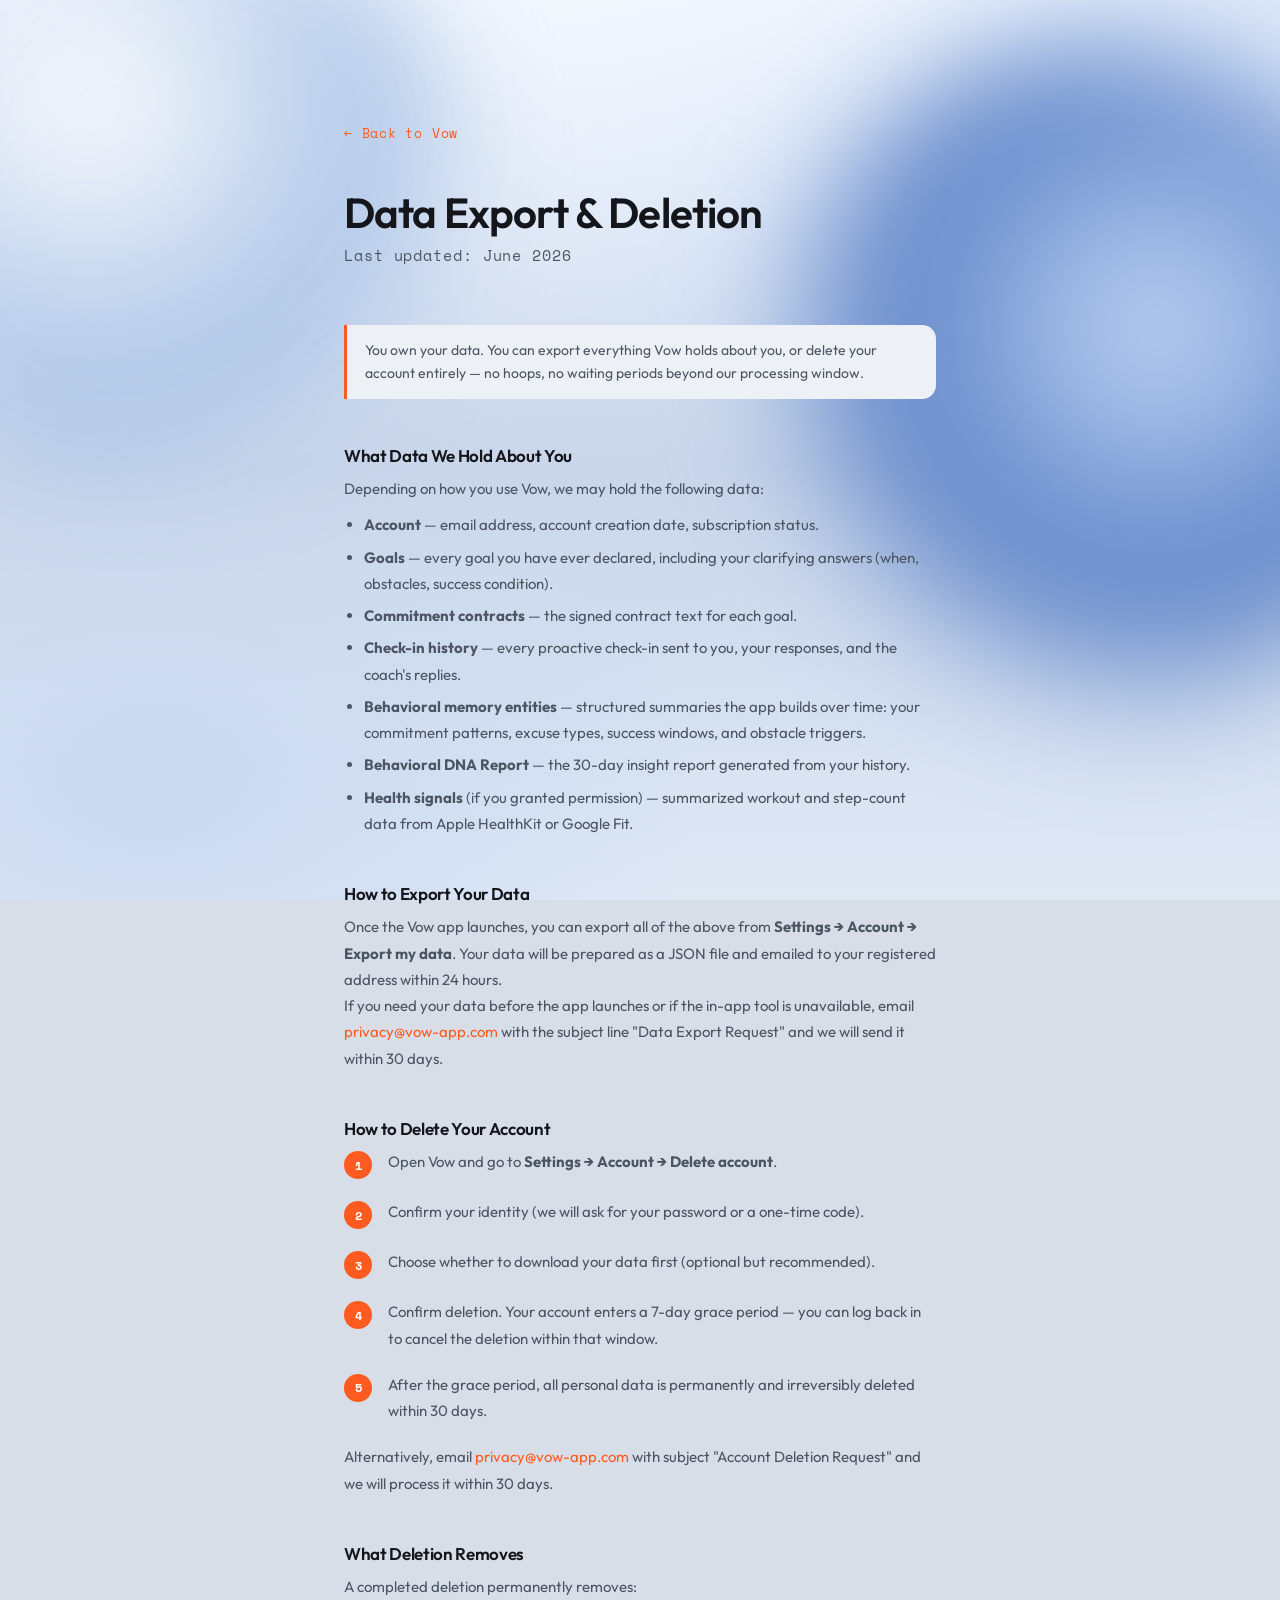
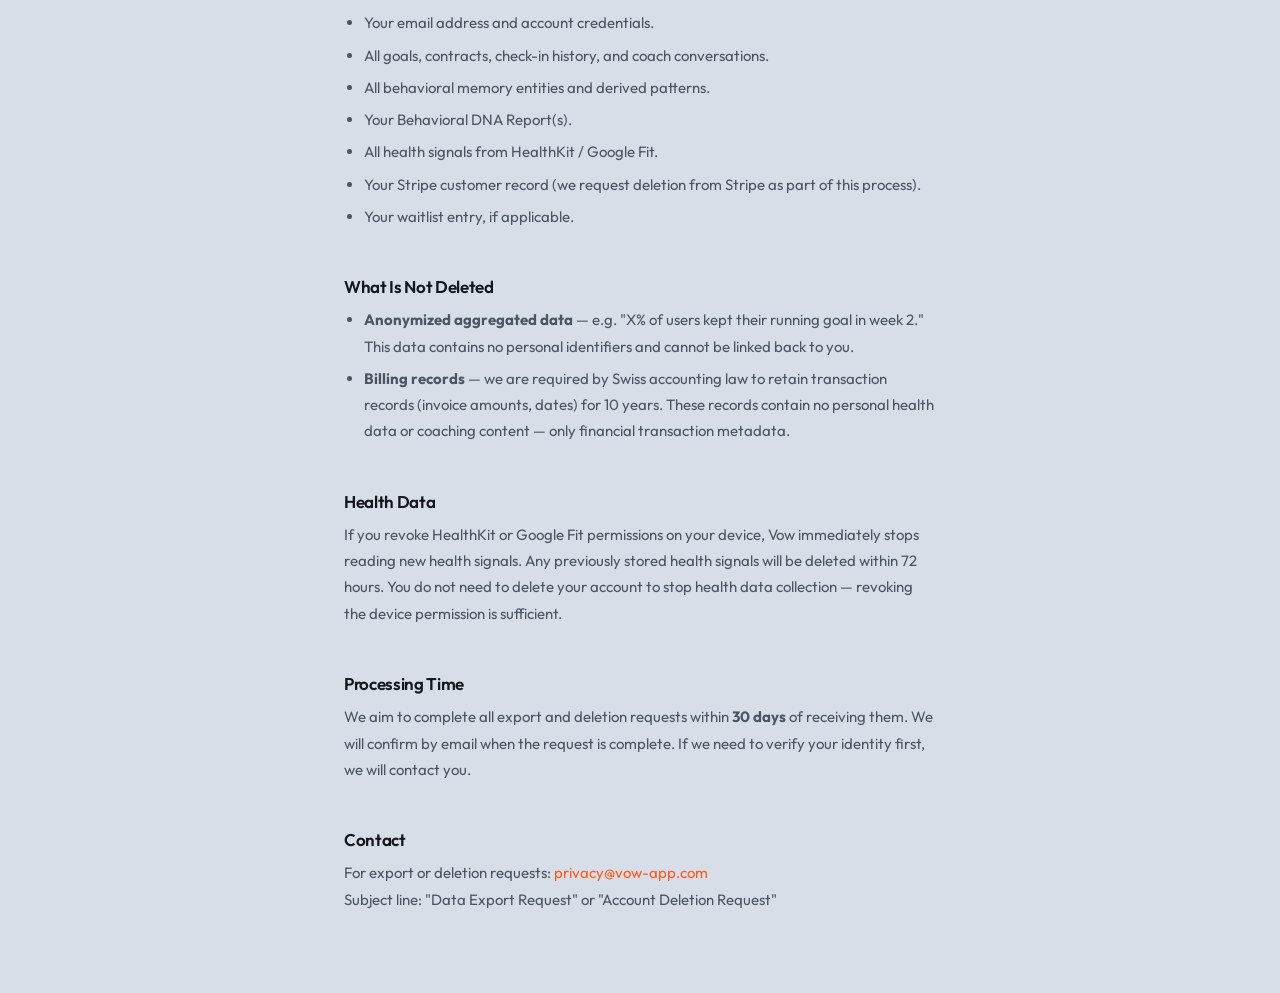
<file: legal/data-export.html>
<!DOCTYPE html>
<html lang="en">
<head>
<meta charset="UTF-8">
<meta name="viewport" content="width=device-width, initial-scale=1.0">
<title>Data Export &amp; Deletion — Vow</title>
<link rel="icon" type="image/png" href="../assets/vow-logo.png">
<link rel="preconnect" href="https://fonts.googleapis.com">
<link rel="preconnect" href="https://fonts.gstatic.com" crossorigin>
<link href="https://fonts.googleapis.com/css2?family=Outfit:wght@200;300;400;500;600;700&family=Space+Mono:wght@400;700&display=swap" rel="stylesheet">
<link rel="stylesheet" href="../styles/vow.css">
<style>
  .legal-wrap { max-width: 720px; margin: 0 auto; padding: 120px var(--gut) 80px; }
  .legal-wrap h1 { font-size: clamp(28px, 5vw, 42px); font-weight: 600; margin-bottom: 8px; }
  .legal-meta { font-size: 13px; color: var(--text-3); font-family: var(--font-mono); letter-spacing: .06em; margin-bottom: 56px; }
  .legal-wrap h2 { font-size: 17px; font-weight: 600; margin: 48px 0 12px; color: var(--text); }
  .legal-wrap p, .legal-wrap li { font-size: 15px; line-height: 1.75; color: var(--text-2); }
  .legal-wrap ul { padding-left: 20px; margin: 10px 0; }
  .legal-wrap li { margin-bottom: 6px; }
  .legal-wrap a { color: var(--orange); text-decoration: none; }
  .legal-wrap a:hover { text-decoration: underline; }
  .legal-back { display: inline-flex; align-items: center; gap: 8px; font-size: 13px; font-family: var(--font-mono); letter-spacing: .06em; color: var(--text-3); text-decoration: none; margin-bottom: 48px; }
  .legal-back:hover { color: var(--text); }
  .legal-highlight { background: var(--canvas-hi); border-left: 3px solid var(--orange); border-radius: 0 var(--r-sm) var(--r-sm) 0; padding: 14px 18px; margin: 20px 0; font-size: 14px; color: var(--text-2); line-height: 1.65; }
  .step-list { list-style: none; padding: 0; counter-reset: steps; }
  .step-list li { counter-increment: steps; display: flex; gap: 16px; margin-bottom: 20px; }
  .step-list li::before { content: counter(steps); display: flex; align-items: center; justify-content: center; min-width: 28px; height: 28px; border-radius: 50%; background: var(--orange); color: #fff; font-size: 12px; font-weight: 700; font-family: var(--font-mono); margin-top: 2px; }
  .step-list li p { margin: 0; font-size: 15px; line-height: 1.75; color: var(--text-2); }
</style>
</head>
<body>
<div class="bg-field" aria-hidden="true">
  <div class="orb orb-1"></div>
  <div class="orb orb-2"></div>
</div>

<div class="legal-wrap">
  <a href="/" class="legal-back">&#8592; Back to Vow</a>

  <h1>Data Export &amp; Deletion</h1>
  <p class="legal-meta">Last updated: June 2026</p>

  <div class="legal-highlight">
    You own your data. You can export everything Vow holds about you, or delete your account entirely — no hoops, no waiting periods beyond our processing window.
  </div>

  <h2>What Data We Hold About You</h2>
  <p>Depending on how you use Vow, we may hold the following data:</p>
  <ul>
    <li><strong>Account</strong> — email address, account creation date, subscription status.</li>
    <li><strong>Goals</strong> — every goal you have ever declared, including your clarifying answers (when, obstacles, success condition).</li>
    <li><strong>Commitment contracts</strong> — the signed contract text for each goal.</li>
    <li><strong>Check-in history</strong> — every proactive check-in sent to you, your responses, and the coach's replies.</li>
    <li><strong>Behavioral memory entities</strong> — structured summaries the app builds over time: your commitment patterns, excuse types, success windows, and obstacle triggers.</li>
    <li><strong>Behavioral DNA Report</strong> — the 30-day insight report generated from your history.</li>
    <li><strong>Health signals</strong> (if you granted permission) — summarized workout and step-count data from Apple HealthKit or Google Fit.</li>
  </ul>

  <h2>How to Export Your Data</h2>
  <p>Once the Vow app launches, you can export all of the above from <strong>Settings &#8594; Account &#8594; Export my data</strong>. Your data will be prepared as a JSON file and emailed to your registered address within 24 hours.</p>
  <p>If you need your data before the app launches or if the in-app tool is unavailable, email <a href="mailto:privacy@vow-app.com">privacy@vow-app.com</a> with the subject line "Data Export Request" and we will send it within 30 days.</p>

  <h2>How to Delete Your Account</h2>
  <ol class="step-list">
    <li><p>Open Vow and go to <strong>Settings &#8594; Account &#8594; Delete account</strong>.</p></li>
    <li><p>Confirm your identity (we will ask for your password or a one-time code).</p></li>
    <li><p>Choose whether to download your data first (optional but recommended).</p></li>
    <li><p>Confirm deletion. Your account enters a 7-day grace period — you can log back in to cancel the deletion within that window.</p></li>
    <li><p>After the grace period, all personal data is permanently and irreversibly deleted within 30 days.</p></li>
  </ol>
  <p>Alternatively, email <a href="mailto:privacy@vow-app.com">privacy@vow-app.com</a> with subject "Account Deletion Request" and we will process it within 30 days.</p>

  <h2>What Deletion Removes</h2>
  <p>A completed deletion permanently removes:</p>
  <ul>
    <li>Your email address and account credentials.</li>
    <li>All goals, contracts, check-in history, and coach conversations.</li>
    <li>All behavioral memory entities and derived patterns.</li>
    <li>Your Behavioral DNA Report(s).</li>
    <li>All health signals from HealthKit / Google Fit.</li>
    <li>Your Stripe customer record (we request deletion from Stripe as part of this process).</li>
    <li>Your waitlist entry, if applicable.</li>
  </ul>

  <h2>What Is Not Deleted</h2>
  <ul>
    <li><strong>Anonymized aggregated data</strong> — e.g. "X% of users kept their running goal in week 2." This data contains no personal identifiers and cannot be linked back to you.</li>
    <li><strong>Billing records</strong> — we are required by Swiss accounting law to retain transaction records (invoice amounts, dates) for 10 years. These records contain no personal health data or coaching content — only financial transaction metadata.</li>
  </ul>

  <h2>Health Data</h2>
  <p>If you revoke HealthKit or Google Fit permissions on your device, Vow immediately stops reading new health signals. Any previously stored health signals will be deleted within 72 hours. You do not need to delete your account to stop health data collection — revoking the device permission is sufficient.</p>

  <h2>Processing Time</h2>
  <p>We aim to complete all export and deletion requests within <strong>30 days</strong> of receiving them. We will confirm by email when the request is complete. If we need to verify your identity first, we will contact you.</p>

  <h2>Contact</h2>
  <p>For export or deletion requests: <a href="mailto:privacy@vow-app.com">privacy@vow-app.com</a><br>
  Subject line: "Data Export Request" or "Account Deletion Request"</p>
</div>
</body>
</html>
</file>
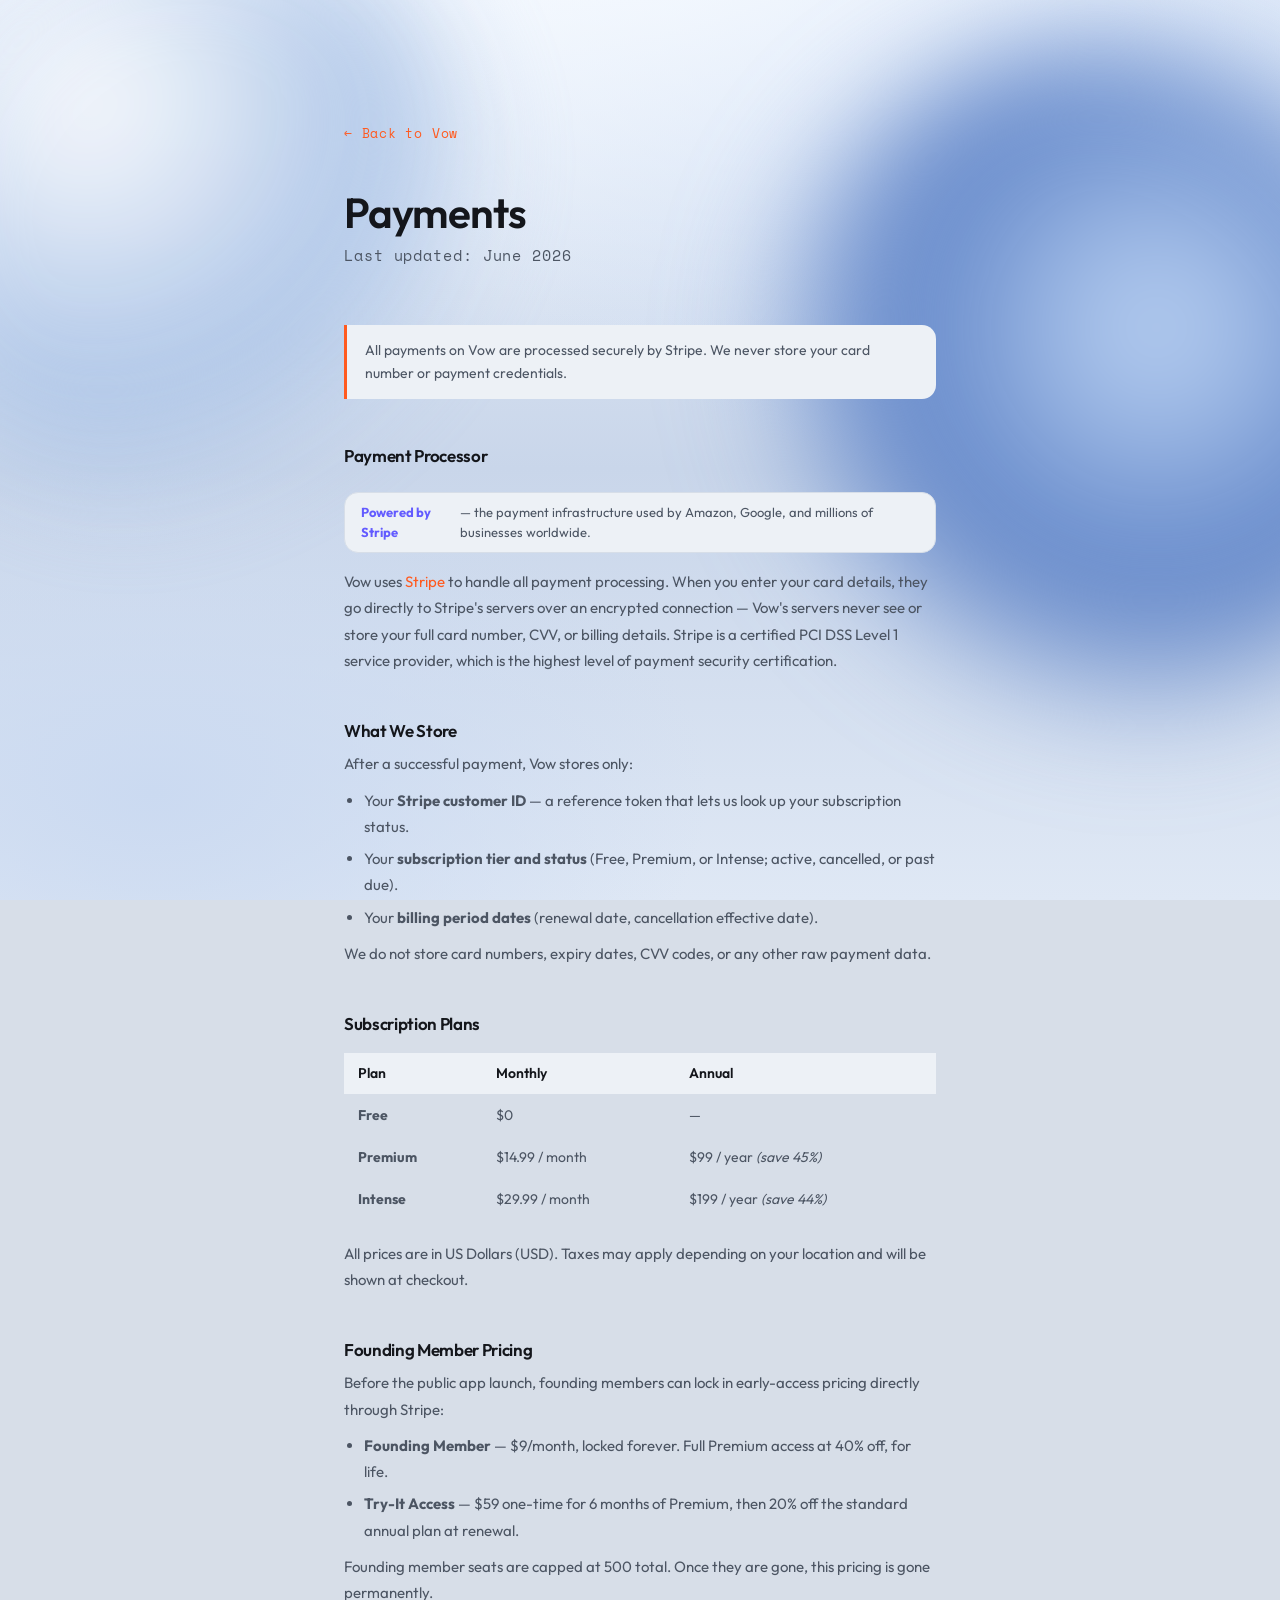
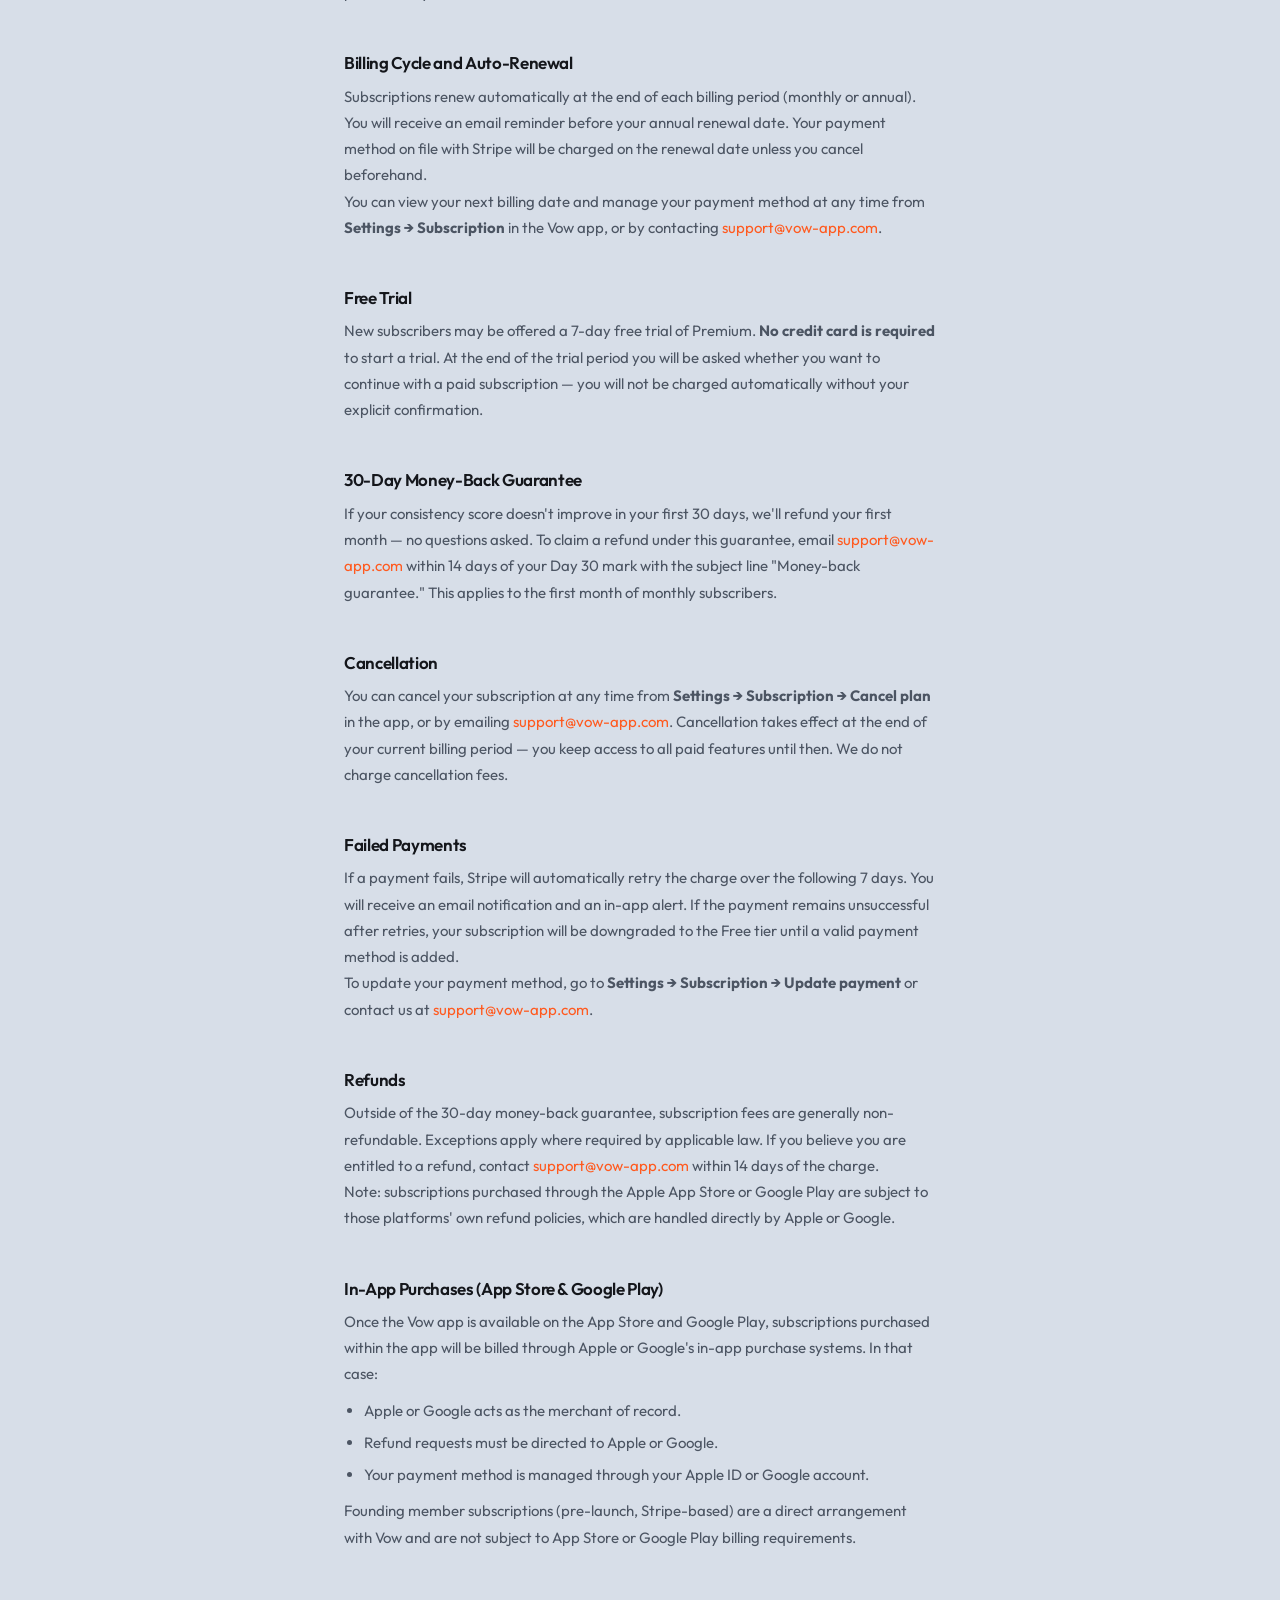
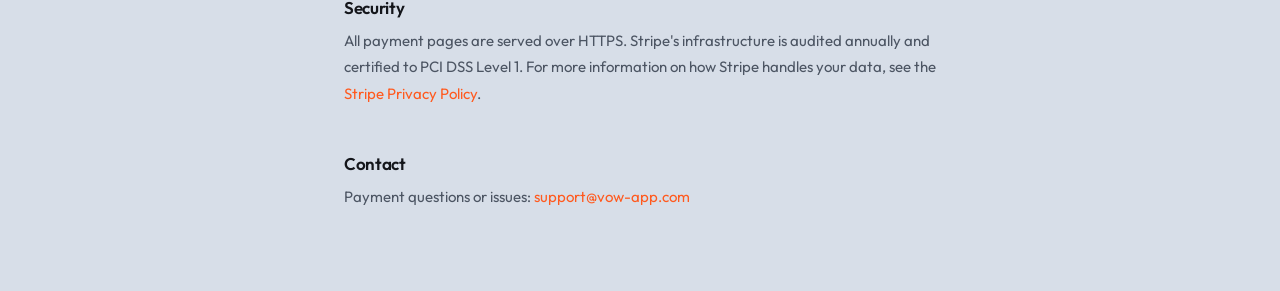
<file: legal/payments.html>
<!DOCTYPE html>
<html lang="en">
<head>
<meta charset="UTF-8">
<meta name="viewport" content="width=device-width, initial-scale=1.0">
<title>Payments — Vow</title>
<link rel="icon" type="image/png" href="../assets/vow-logo.png">
<link rel="preconnect" href="https://fonts.googleapis.com">
<link rel="preconnect" href="https://fonts.gstatic.com" crossorigin>
<link href="https://fonts.googleapis.com/css2?family=Outfit:wght@200;300;400;500;600;700&family=Space+Mono:wght@400;700&display=swap" rel="stylesheet">
<link rel="stylesheet" href="../styles/vow.css">
<style>
  .legal-wrap { max-width: 720px; margin: 0 auto; padding: 120px var(--gut) 80px; }
  .legal-wrap h1 { font-size: clamp(28px, 5vw, 42px); font-weight: 600; margin-bottom: 8px; }
  .legal-meta { font-size: 13px; color: var(--text-3); font-family: var(--font-mono); letter-spacing: .06em; margin-bottom: 56px; }
  .legal-wrap h2 { font-size: 17px; font-weight: 600; margin: 48px 0 12px; color: var(--text); }
  .legal-wrap p, .legal-wrap li { font-size: 15px; line-height: 1.75; color: var(--text-2); }
  .legal-wrap ul { padding-left: 20px; margin: 10px 0; }
  .legal-wrap li { margin-bottom: 6px; }
  .legal-wrap a { color: var(--orange); text-decoration: none; }
  .legal-wrap a:hover { text-decoration: underline; }
  .legal-back { display: inline-flex; align-items: center; gap: 8px; font-size: 13px; font-family: var(--font-mono); letter-spacing: .06em; color: var(--text-3); text-decoration: none; margin-bottom: 48px; }
  .legal-back:hover { color: var(--text); }
  .legal-highlight { background: var(--canvas-hi); border-left: 3px solid var(--orange); border-radius: 0 var(--r-sm) var(--r-sm) 0; padding: 14px 18px; margin: 20px 0; font-size: 14px; color: var(--text-2); line-height: 1.65; }
  .plan-table { width: 100%; border-collapse: collapse; margin: 20px 0; font-size: 14px; }
  .plan-table th { text-align: left; padding: 10px 14px; background: var(--canvas-hi); color: var(--text); font-weight: 600; border-bottom: 1px solid var(--canvas-lo); }
  .plan-table td { padding: 10px 14px; color: var(--text-2); border-bottom: 1px solid var(--canvas-lo); }
  .stripe-badge { display: inline-flex; align-items: center; gap: 8px; background: var(--canvas-hi); border: 1px solid var(--canvas-lo); border-radius: var(--r-sm); padding: 10px 16px; font-size: 13px; color: var(--text-2); margin: 16px 0; }
  .stripe-badge strong { color: #635BFF; }
</style>
</head>
<body>
<div class="bg-field" aria-hidden="true">
  <div class="orb orb-1"></div>
  <div class="orb orb-2"></div>
</div>

<div class="legal-wrap">
  <a href="/" class="legal-back">&#8592; Back to Vow</a>

  <h1>Payments</h1>
  <p class="legal-meta">Last updated: June 2026</p>

  <div class="legal-highlight">
    All payments on Vow are processed securely by Stripe. We never store your card number or payment credentials.
  </div>

  <h2>Payment Processor</h2>
  <div class="stripe-badge"><strong>Powered by Stripe</strong> — the payment infrastructure used by Amazon, Google, and millions of businesses worldwide.</div>
  <p>Vow uses <a href="https://stripe.com" target="_blank" rel="noopener">Stripe</a> to handle all payment processing. When you enter your card details, they go directly to Stripe's servers over an encrypted connection — Vow's servers never see or store your full card number, CVV, or billing details. Stripe is a certified PCI DSS Level 1 service provider, which is the highest level of payment security certification.</p>

  <h2>What We Store</h2>
  <p>After a successful payment, Vow stores only:</p>
  <ul>
    <li>Your <strong>Stripe customer ID</strong> — a reference token that lets us look up your subscription status.</li>
    <li>Your <strong>subscription tier and status</strong> (Free, Premium, or Intense; active, cancelled, or past due).</li>
    <li>Your <strong>billing period dates</strong> (renewal date, cancellation effective date).</li>
  </ul>
  <p>We do not store card numbers, expiry dates, CVV codes, or any other raw payment data.</p>

  <h2>Subscription Plans</h2>
  <table class="plan-table">
    <thead>
      <tr><th>Plan</th><th>Monthly</th><th>Annual</th></tr>
    </thead>
    <tbody>
      <tr><td><strong>Free</strong></td><td>$0</td><td>—</td></tr>
      <tr><td><strong>Premium</strong></td><td>$14.99 / month</td><td>$99 / year <em>(save 45%)</em></td></tr>
      <tr><td><strong>Intense</strong></td><td>$29.99 / month</td><td>$199 / year <em>(save 44%)</em></td></tr>
    </tbody>
  </table>
  <p>All prices are in US Dollars (USD). Taxes may apply depending on your location and will be shown at checkout.</p>

  <h2>Founding Member Pricing</h2>
  <p>Before the public app launch, founding members can lock in early-access pricing directly through Stripe:</p>
  <ul>
    <li><strong>Founding Member</strong> — $9/month, locked forever. Full Premium access at 40% off, for life.</li>
    <li><strong>Try-It Access</strong> — $59 one-time for 6 months of Premium, then 20% off the standard annual plan at renewal.</li>
  </ul>
  <p>Founding member seats are capped at 500 total. Once they are gone, this pricing is gone permanently.</p>

  <h2>Billing Cycle and Auto-Renewal</h2>
  <p>Subscriptions renew automatically at the end of each billing period (monthly or annual). You will receive an email reminder before your annual renewal date. Your payment method on file with Stripe will be charged on the renewal date unless you cancel beforehand.</p>
  <p>You can view your next billing date and manage your payment method at any time from <strong>Settings &#8594; Subscription</strong> in the Vow app, or by contacting <a href="mailto:support@vow-app.com">support@vow-app.com</a>.</p>

  <h2>Free Trial</h2>
  <p>New subscribers may be offered a 7-day free trial of Premium. <strong>No credit card is required</strong> to start a trial. At the end of the trial period you will be asked whether you want to continue with a paid subscription — you will not be charged automatically without your explicit confirmation.</p>

  <h2>30-Day Money-Back Guarantee</h2>
  <p>If your consistency score doesn't improve in your first 30 days, we'll refund your first month — no questions asked. To claim a refund under this guarantee, email <a href="mailto:support@vow-app.com">support@vow-app.com</a> within 14 days of your Day 30 mark with the subject line "Money-back guarantee." This applies to the first month of monthly subscribers.</p>

  <h2>Cancellation</h2>
  <p>You can cancel your subscription at any time from <strong>Settings &#8594; Subscription &#8594; Cancel plan</strong> in the app, or by emailing <a href="mailto:support@vow-app.com">support@vow-app.com</a>. Cancellation takes effect at the end of your current billing period — you keep access to all paid features until then. We do not charge cancellation fees.</p>

  <h2>Failed Payments</h2>
  <p>If a payment fails, Stripe will automatically retry the charge over the following 7 days. You will receive an email notification and an in-app alert. If the payment remains unsuccessful after retries, your subscription will be downgraded to the Free tier until a valid payment method is added.</p>
  <p>To update your payment method, go to <strong>Settings &#8594; Subscription &#8594; Update payment</strong> or contact us at <a href="mailto:support@vow-app.com">support@vow-app.com</a>.</p>

  <h2>Refunds</h2>
  <p>Outside of the 30-day money-back guarantee, subscription fees are generally non-refundable. Exceptions apply where required by applicable law. If you believe you are entitled to a refund, contact <a href="mailto:support@vow-app.com">support@vow-app.com</a> within 14 days of the charge.</p>
  <p>Note: subscriptions purchased through the Apple App Store or Google Play are subject to those platforms' own refund policies, which are handled directly by Apple or Google.</p>

  <h2>In-App Purchases (App Store &amp; Google Play)</h2>
  <p>Once the Vow app is available on the App Store and Google Play, subscriptions purchased within the app will be billed through Apple or Google's in-app purchase systems. In that case:</p>
  <ul>
    <li>Apple or Google acts as the merchant of record.</li>
    <li>Refund requests must be directed to Apple or Google.</li>
    <li>Your payment method is managed through your Apple ID or Google account.</li>
  </ul>
  <p>Founding member subscriptions (pre-launch, Stripe-based) are a direct arrangement with Vow and are not subject to App Store or Google Play billing requirements.</p>

  <h2>Security</h2>
  <p>All payment pages are served over HTTPS. Stripe's infrastructure is audited annually and certified to PCI DSS Level 1. For more information on how Stripe handles your data, see the <a href="https://stripe.com/privacy" target="_blank" rel="noopener">Stripe Privacy Policy</a>.</p>

  <h2>Contact</h2>
  <p>Payment questions or issues: <a href="mailto:support@vow-app.com">support@vow-app.com</a></p>
</div>
</body>
</html>
</file>
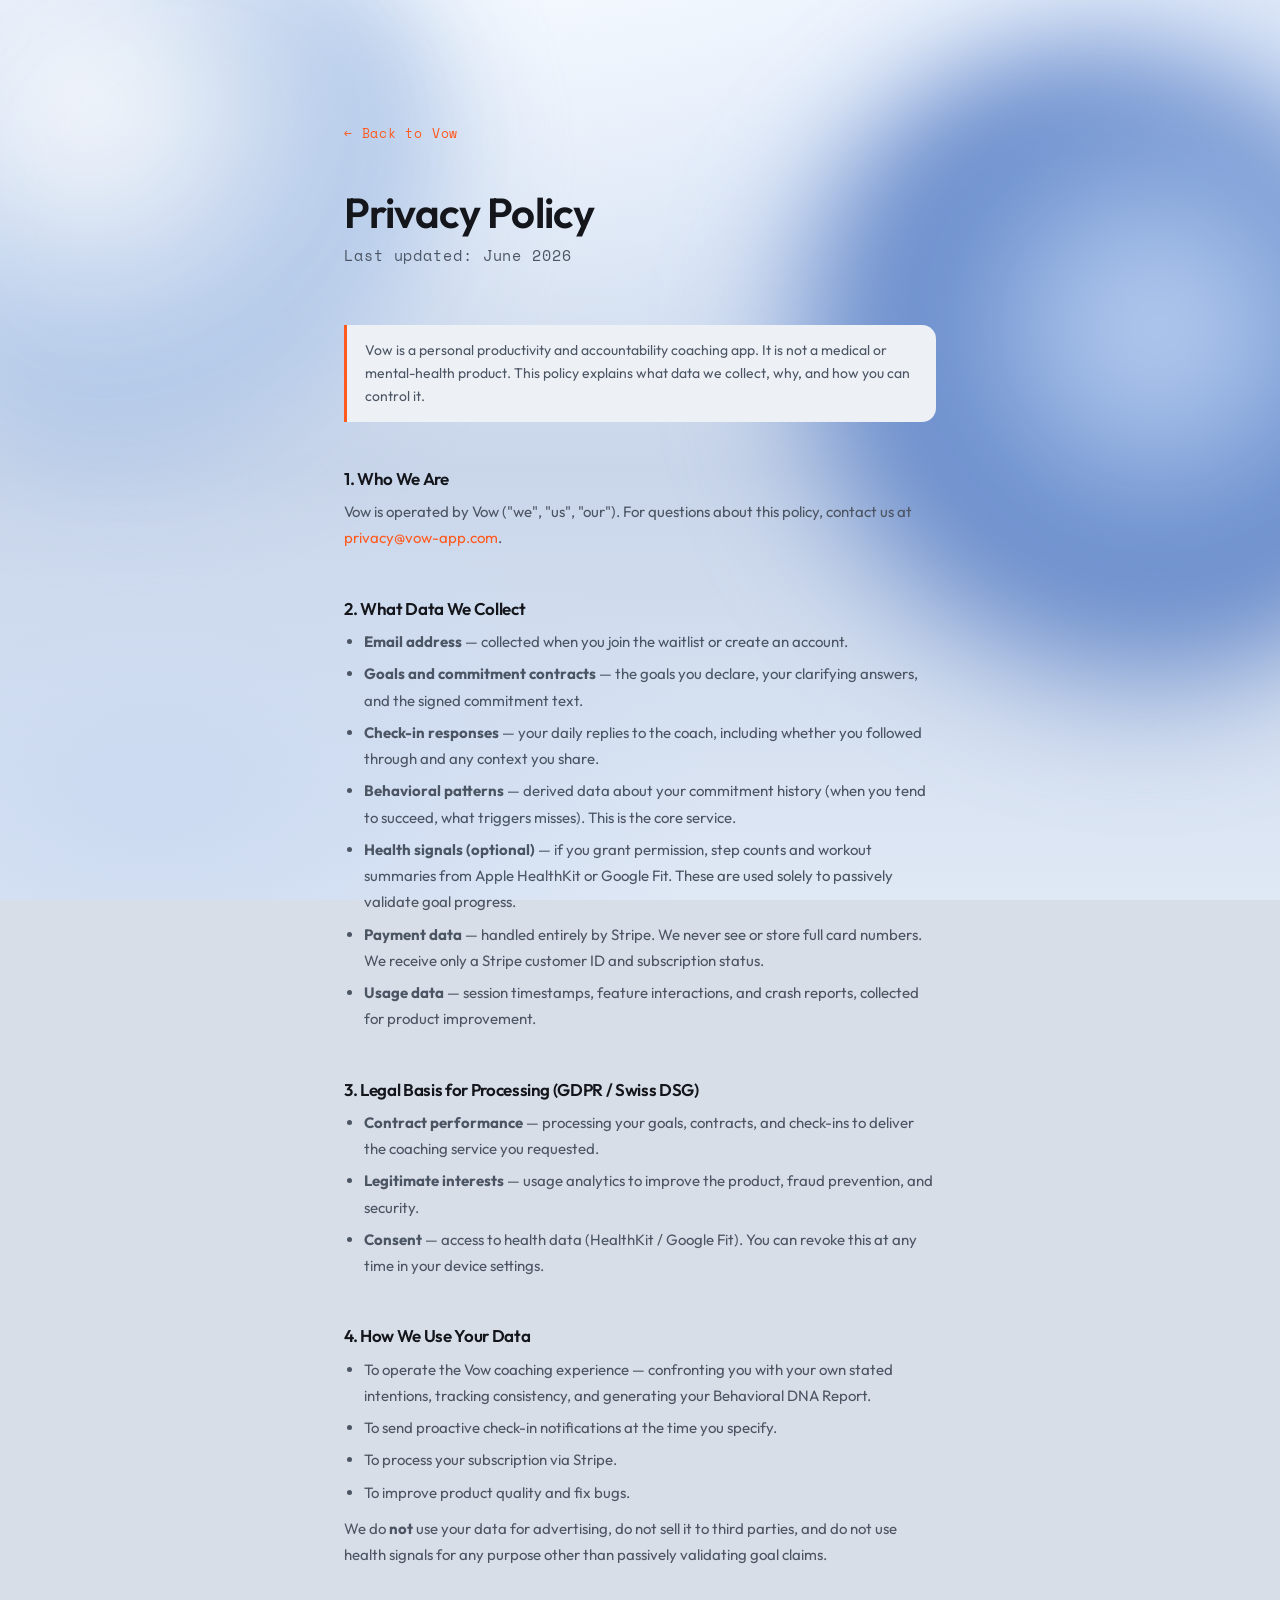
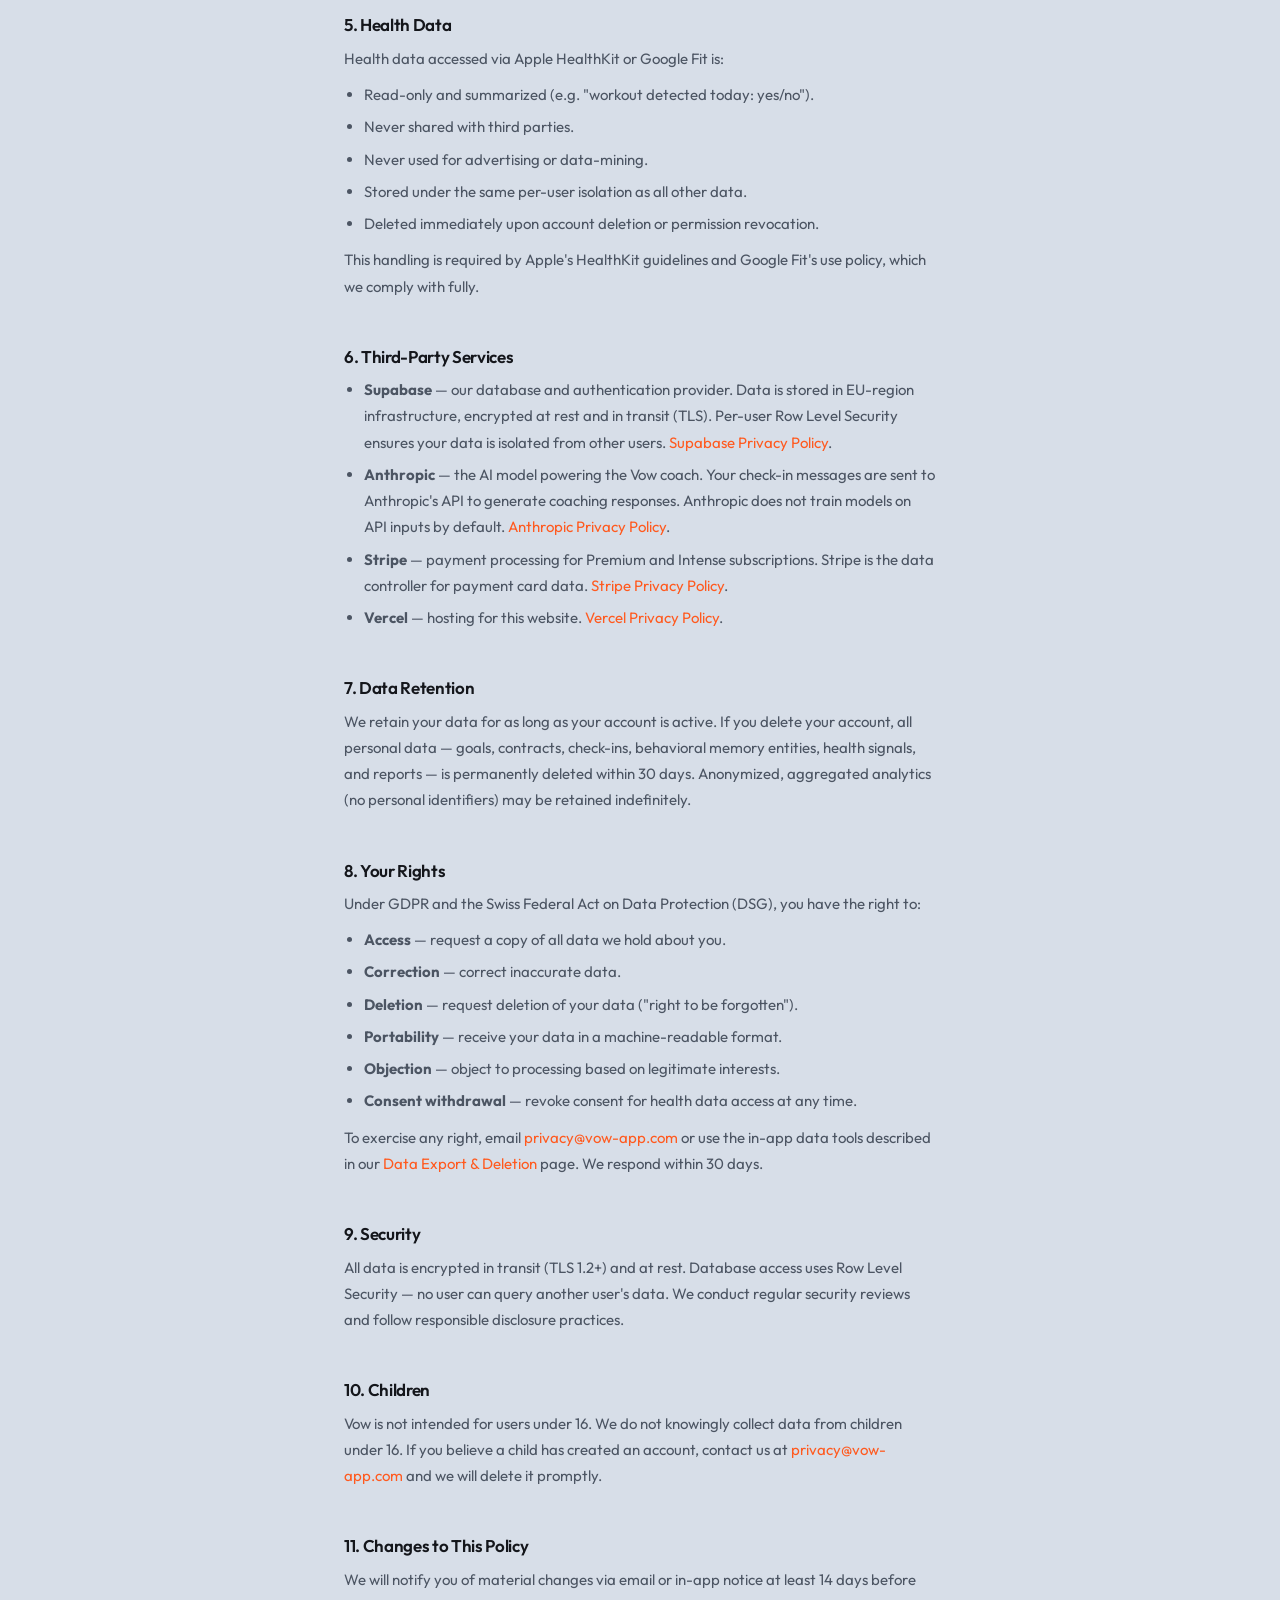
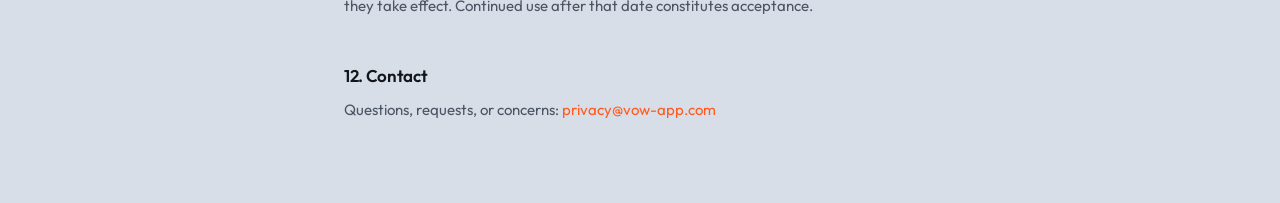
<file: legal/privacy.html>
<!DOCTYPE html>
<html lang="en">
<head>
<meta charset="UTF-8">
<meta name="viewport" content="width=device-width, initial-scale=1.0">
<title>Privacy Policy — Vow</title>
<link rel="icon" type="image/png" href="../assets/vow-logo.png">
<link rel="preconnect" href="https://fonts.googleapis.com">
<link rel="preconnect" href="https://fonts.gstatic.com" crossorigin>
<link href="https://fonts.googleapis.com/css2?family=Outfit:wght@200;300;400;500;600;700&family=Space+Mono:wght@400;700&display=swap" rel="stylesheet">
<link rel="stylesheet" href="../styles/vow.css">
<style>
  .legal-wrap { max-width: 720px; margin: 0 auto; padding: 120px var(--gut) 80px; }
  .legal-wrap h1 { font-size: clamp(28px, 5vw, 42px); font-weight: 600; margin-bottom: 8px; }
  .legal-meta { font-size: 13px; color: var(--text-3); font-family: var(--font-mono); letter-spacing: .06em; margin-bottom: 56px; }
  .legal-wrap h2 { font-size: 17px; font-weight: 600; margin: 48px 0 12px; color: var(--text); }
  .legal-wrap p, .legal-wrap li { font-size: 15px; line-height: 1.75; color: var(--text-2); }
  .legal-wrap ul { padding-left: 20px; margin: 10px 0; }
  .legal-wrap li { margin-bottom: 6px; }
  .legal-wrap a { color: var(--orange); text-decoration: none; }
  .legal-wrap a:hover { text-decoration: underline; }
  .legal-back { display: inline-flex; align-items: center; gap: 8px; font-size: 13px; font-family: var(--font-mono); letter-spacing: .06em; color: var(--text-3); text-decoration: none; margin-bottom: 48px; }
  .legal-back:hover { color: var(--text); }
  .legal-divider { border: none; border-top: 1px solid var(--canvas-lo); margin: 40px 0; }
  .legal-highlight { background: var(--canvas-hi); border-left: 3px solid var(--orange); border-radius: 0 var(--r-sm) var(--r-sm) 0; padding: 14px 18px; margin: 20px 0; font-size: 14px; color: var(--text-2); line-height: 1.65; }
</style>
</head>
<body>
<div class="bg-field" aria-hidden="true">
  <div class="orb orb-1"></div>
  <div class="orb orb-2"></div>
</div>

<div class="legal-wrap">
  <a href="/" class="legal-back">&#8592; Back to Vow</a>

  <h1>Privacy Policy</h1>
  <p class="legal-meta">Last updated: June 2026</p>

  <div class="legal-highlight">
    Vow is a personal productivity and accountability coaching app. It is not a medical or mental-health product. This policy explains what data we collect, why, and how you can control it.
  </div>

  <h2>1. Who We Are</h2>
  <p>Vow is operated by Vow ("we", "us", "our"). For questions about this policy, contact us at <a href="mailto:privacy@vow-app.com">privacy@vow-app.com</a>.</p>

  <h2>2. What Data We Collect</h2>
  <ul>
    <li><strong>Email address</strong> — collected when you join the waitlist or create an account.</li>
    <li><strong>Goals and commitment contracts</strong> — the goals you declare, your clarifying answers, and the signed commitment text.</li>
    <li><strong>Check-in responses</strong> — your daily replies to the coach, including whether you followed through and any context you share.</li>
    <li><strong>Behavioral patterns</strong> — derived data about your commitment history (when you tend to succeed, what triggers misses). This is the core service.</li>
    <li><strong>Health signals (optional)</strong> — if you grant permission, step counts and workout summaries from Apple HealthKit or Google Fit. These are used solely to passively validate goal progress.</li>
    <li><strong>Payment data</strong> — handled entirely by Stripe. We never see or store full card numbers. We receive only a Stripe customer ID and subscription status.</li>
    <li><strong>Usage data</strong> — session timestamps, feature interactions, and crash reports, collected for product improvement.</li>
  </ul>

  <h2>3. Legal Basis for Processing (GDPR / Swiss DSG)</h2>
  <ul>
    <li><strong>Contract performance</strong> — processing your goals, contracts, and check-ins to deliver the coaching service you requested.</li>
    <li><strong>Legitimate interests</strong> — usage analytics to improve the product, fraud prevention, and security.</li>
    <li><strong>Consent</strong> — access to health data (HealthKit / Google Fit). You can revoke this at any time in your device settings.</li>
  </ul>

  <h2>4. How We Use Your Data</h2>
  <ul>
    <li>To operate the Vow coaching experience — confronting you with your own stated intentions, tracking consistency, and generating your Behavioral DNA Report.</li>
    <li>To send proactive check-in notifications at the time you specify.</li>
    <li>To process your subscription via Stripe.</li>
    <li>To improve product quality and fix bugs.</li>
  </ul>
  <p>We do <strong>not</strong> use your data for advertising, do not sell it to third parties, and do not use health signals for any purpose other than passively validating goal claims.</p>

  <h2>5. Health Data</h2>
  <p>Health data accessed via Apple HealthKit or Google Fit is:</p>
  <ul>
    <li>Read-only and summarized (e.g. "workout detected today: yes/no").</li>
    <li>Never shared with third parties.</li>
    <li>Never used for advertising or data-mining.</li>
    <li>Stored under the same per-user isolation as all other data.</li>
    <li>Deleted immediately upon account deletion or permission revocation.</li>
  </ul>
  <p>This handling is required by Apple's HealthKit guidelines and Google Fit's use policy, which we comply with fully.</p>

  <h2>6. Third-Party Services</h2>
  <ul>
    <li><strong>Supabase</strong> — our database and authentication provider. Data is stored in EU-region infrastructure, encrypted at rest and in transit (TLS). Per-user Row Level Security ensures your data is isolated from other users. <a href="https://supabase.com/privacy" target="_blank" rel="noopener">Supabase Privacy Policy</a>.</li>
    <li><strong>Anthropic</strong> — the AI model powering the Vow coach. Your check-in messages are sent to Anthropic's API to generate coaching responses. Anthropic does not train models on API inputs by default. <a href="https://www.anthropic.com/legal/privacy" target="_blank" rel="noopener">Anthropic Privacy Policy</a>.</li>
    <li><strong>Stripe</strong> — payment processing for Premium and Intense subscriptions. Stripe is the data controller for payment card data. <a href="https://stripe.com/privacy" target="_blank" rel="noopener">Stripe Privacy Policy</a>.</li>
    <li><strong>Vercel</strong> — hosting for this website. <a href="https://vercel.com/legal/privacy-policy" target="_blank" rel="noopener">Vercel Privacy Policy</a>.</li>
  </ul>

  <h2>7. Data Retention</h2>
  <p>We retain your data for as long as your account is active. If you delete your account, all personal data — goals, contracts, check-ins, behavioral memory entities, health signals, and reports — is permanently deleted within 30 days. Anonymized, aggregated analytics (no personal identifiers) may be retained indefinitely.</p>

  <h2>8. Your Rights</h2>
  <p>Under GDPR and the Swiss Federal Act on Data Protection (DSG), you have the right to:</p>
  <ul>
    <li><strong>Access</strong> — request a copy of all data we hold about you.</li>
    <li><strong>Correction</strong> — correct inaccurate data.</li>
    <li><strong>Deletion</strong> — request deletion of your data ("right to be forgotten").</li>
    <li><strong>Portability</strong> — receive your data in a machine-readable format.</li>
    <li><strong>Objection</strong> — object to processing based on legitimate interests.</li>
    <li><strong>Consent withdrawal</strong> — revoke consent for health data access at any time.</li>
  </ul>
  <p>To exercise any right, email <a href="mailto:privacy@vow-app.com">privacy@vow-app.com</a> or use the in-app data tools described in our <a href="data-export.html">Data Export &amp; Deletion</a> page. We respond within 30 days.</p>

  <h2>9. Security</h2>
  <p>All data is encrypted in transit (TLS 1.2+) and at rest. Database access uses Row Level Security — no user can query another user's data. We conduct regular security reviews and follow responsible disclosure practices.</p>

  <h2>10. Children</h2>
  <p>Vow is not intended for users under 16. We do not knowingly collect data from children under 16. If you believe a child has created an account, contact us at <a href="mailto:privacy@vow-app.com">privacy@vow-app.com</a> and we will delete it promptly.</p>

  <h2>11. Changes to This Policy</h2>
  <p>We will notify you of material changes via email or in-app notice at least 14 days before they take effect. Continued use after that date constitutes acceptance.</p>

  <h2>12. Contact</h2>
  <p>Questions, requests, or concerns: <a href="mailto:privacy@vow-app.com">privacy@vow-app.com</a></p>
</div>
</body>
</html>
</file>
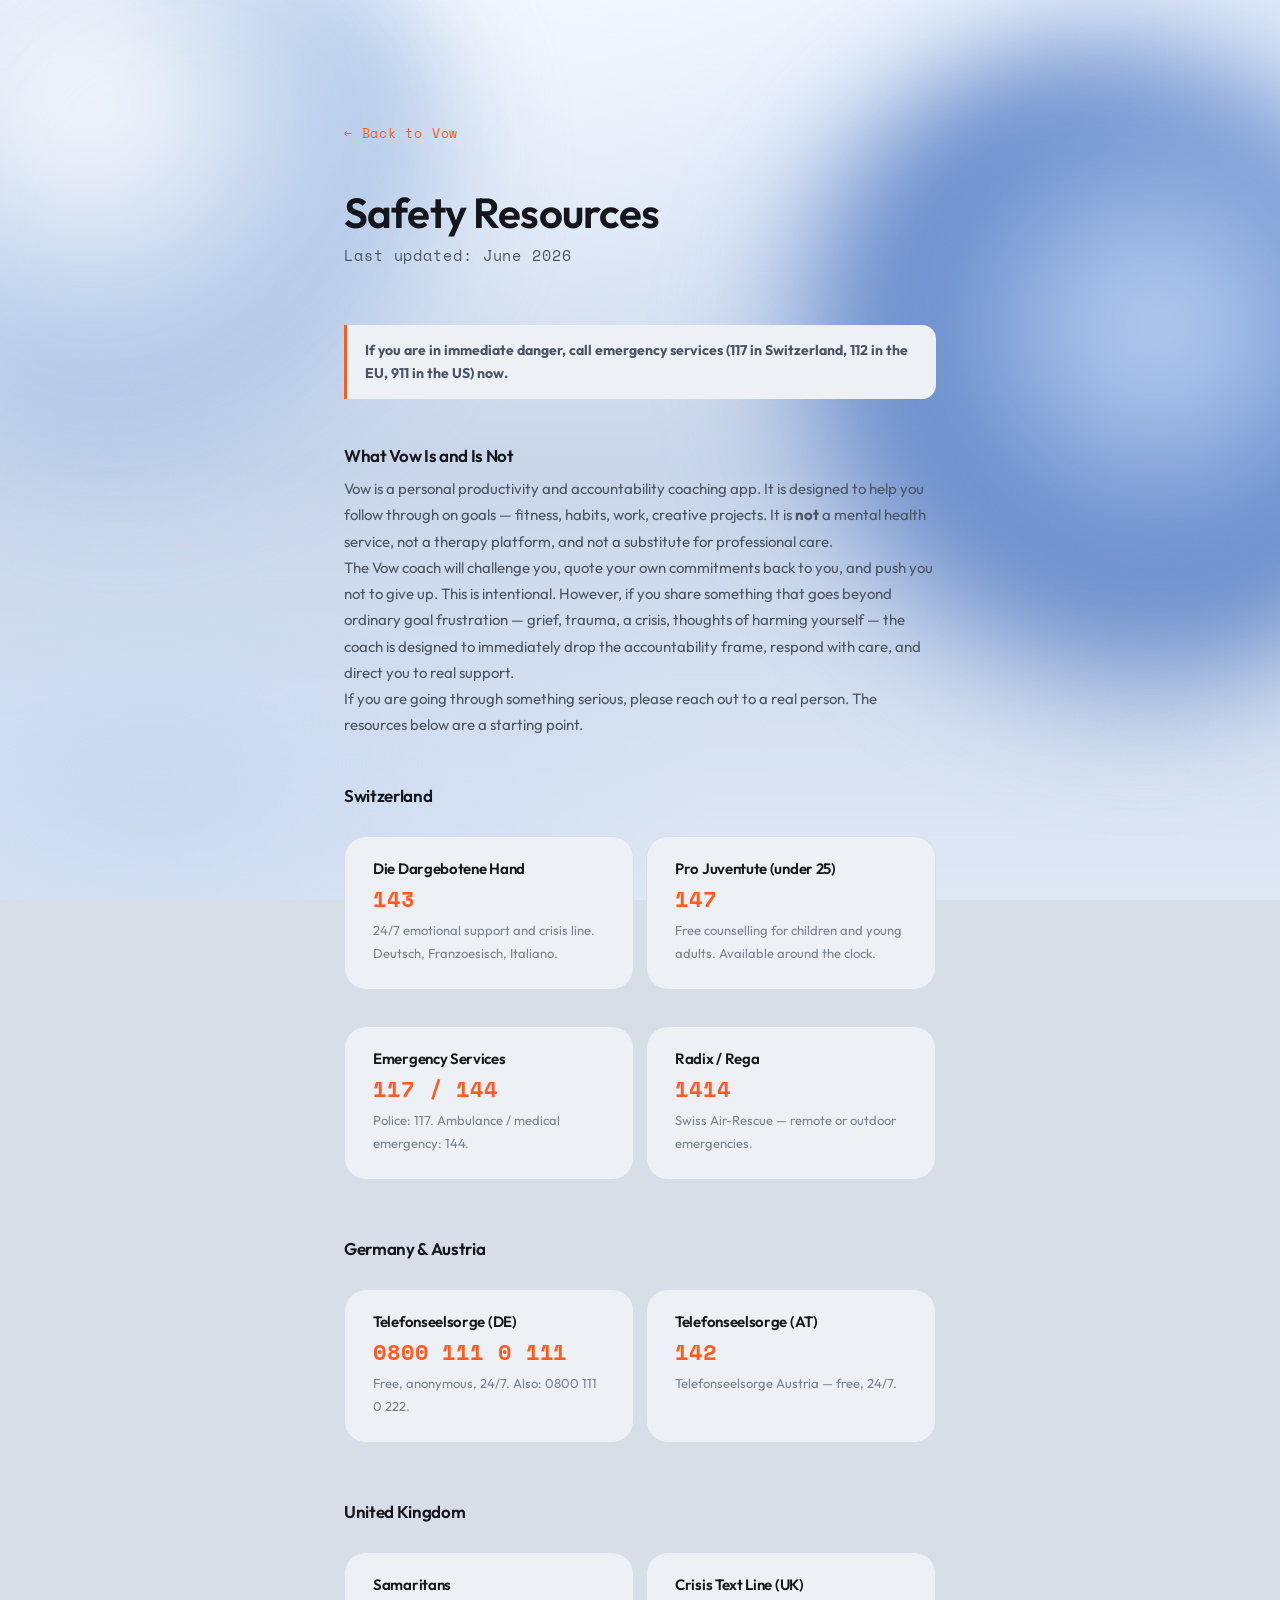
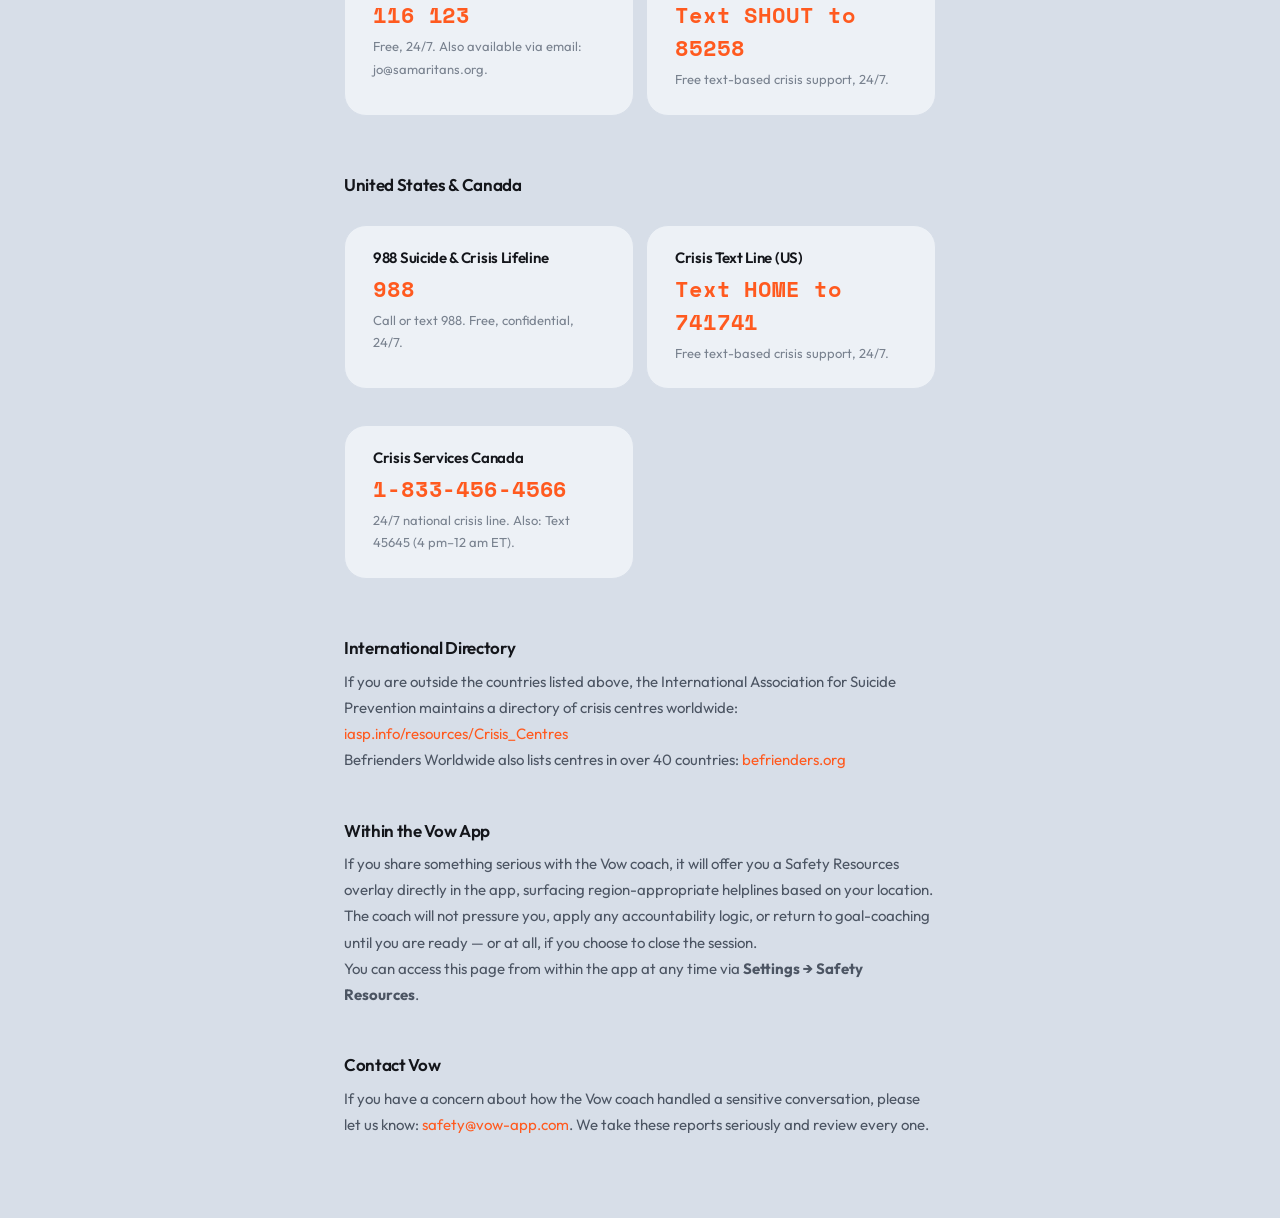
<file: legal/safety.html>
<!DOCTYPE html>
<html lang="en">
<head>
<meta charset="UTF-8">
<meta name="viewport" content="width=device-width, initial-scale=1.0">
<title>Safety Resources — Vow</title>
<link rel="icon" type="image/png" href="../assets/vow-logo.png">
<link rel="preconnect" href="https://fonts.googleapis.com">
<link rel="preconnect" href="https://fonts.gstatic.com" crossorigin>
<link href="https://fonts.googleapis.com/css2?family=Outfit:wght@200;300;400;500;600;700&family=Space+Mono:wght@400;700&display=swap" rel="stylesheet">
<link rel="stylesheet" href="../styles/vow.css">
<style>
  .legal-wrap { max-width: 720px; margin: 0 auto; padding: 120px var(--gut) 80px; }
  .legal-wrap h1 { font-size: clamp(28px, 5vw, 42px); font-weight: 600; margin-bottom: 8px; }
  .legal-meta { font-size: 13px; color: var(--text-3); font-family: var(--font-mono); letter-spacing: .06em; margin-bottom: 56px; }
  .legal-wrap h2 { font-size: 17px; font-weight: 600; margin: 48px 0 12px; color: var(--text); }
  .legal-wrap p, .legal-wrap li { font-size: 15px; line-height: 1.75; color: var(--text-2); }
  .legal-wrap ul { padding-left: 20px; margin: 10px 0; }
  .legal-wrap li { margin-bottom: 6px; }
  .legal-wrap a { color: var(--orange); text-decoration: none; }
  .legal-wrap a:hover { text-decoration: underline; }
  .legal-back { display: inline-flex; align-items: center; gap: 8px; font-size: 13px; font-family: var(--font-mono); letter-spacing: .06em; color: var(--text-3); text-decoration: none; margin-bottom: 48px; }
  .legal-back:hover { color: var(--text); }
  .crisis-card { background: var(--canvas-hi); border-radius: var(--r-md); padding: 24px 28px; margin: 12px 0; border: 1px solid var(--canvas-lo); }
  .crisis-card h3 { font-size: 15px; font-weight: 600; color: var(--text); margin-bottom: 6px; }
  .crisis-card .number { font-family: var(--font-mono); font-size: 22px; font-weight: 700; color: var(--orange); letter-spacing: .04em; }
  .crisis-card p { font-size: 13px; color: var(--text-3); margin-top: 4px; }
  .crisis-grid { display: grid; grid-template-columns: repeat(auto-fill, minmax(280px, 1fr)); gap: 12px; margin: 20px 0; }
  .notice { background: var(--canvas-hi); border-left: 3px solid var(--orange); border-radius: 0 var(--r-sm) var(--r-sm) 0; padding: 14px 18px; margin: 20px 0; font-size: 14px; color: var(--text-2); line-height: 1.65; }
</style>
</head>
<body>
<div class="bg-field" aria-hidden="true">
  <div class="orb orb-1"></div>
  <div class="orb orb-2"></div>
</div>

<div class="legal-wrap">
  <a href="/" class="legal-back">&#8592; Back to Vow</a>

  <h1>Safety Resources</h1>
  <p class="legal-meta">Last updated: June 2026</p>

  <div class="notice">
    <strong>If you are in immediate danger, call emergency services (117 in Switzerland, 112 in the EU, 911 in the US) now.</strong>
  </div>

  <h2>What Vow Is and Is Not</h2>
  <p>Vow is a personal productivity and accountability coaching app. It is designed to help you follow through on goals — fitness, habits, work, creative projects. It is <strong>not</strong> a mental health service, not a therapy platform, and not a substitute for professional care.</p>
  <p>The Vow coach will challenge you, quote your own commitments back to you, and push you not to give up. This is intentional. However, if you share something that goes beyond ordinary goal frustration — grief, trauma, a crisis, thoughts of harming yourself — the coach is designed to immediately drop the accountability frame, respond with care, and direct you to real support.</p>
  <p>If you are going through something serious, please reach out to a real person. The resources below are a starting point.</p>

  <h2>Switzerland</h2>
  <div class="crisis-grid">
    <div class="crisis-card">
      <h3>Die Dargebotene Hand</h3>
      <div class="number">143</div>
      <p>24/7 emotional support and crisis line. Deutsch, Franzoesisch, Italiano.</p>
    </div>
    <div class="crisis-card">
      <h3>Pro Juventute (under 25)</h3>
      <div class="number">147</div>
      <p>Free counselling for children and young adults. Available around the clock.</p>
    </div>
    <div class="crisis-card">
      <h3>Emergency Services</h3>
      <div class="number">117 / 144</div>
      <p>Police: 117. Ambulance / medical emergency: 144.</p>
    </div>
    <div class="crisis-card">
      <h3>Radix / Rega</h3>
      <div class="number">1414</div>
      <p>Swiss Air-Rescue — remote or outdoor emergencies.</p>
    </div>
  </div>

  <h2>Germany &amp; Austria</h2>
  <div class="crisis-grid">
    <div class="crisis-card">
      <h3>Telefonseelsorge (DE)</h3>
      <div class="number">0800 111 0 111</div>
      <p>Free, anonymous, 24/7. Also: 0800 111 0 222.</p>
    </div>
    <div class="crisis-card">
      <h3>Telefonseelsorge (AT)</h3>
      <div class="number">142</div>
      <p>Telefonseelsorge Austria — free, 24/7.</p>
    </div>
  </div>

  <h2>United Kingdom</h2>
  <div class="crisis-grid">
    <div class="crisis-card">
      <h3>Samaritans</h3>
      <div class="number">116 123</div>
      <p>Free, 24/7. Also available via email: jo@samaritans.org.</p>
    </div>
    <div class="crisis-card">
      <h3>Crisis Text Line (UK)</h3>
      <div class="number">Text SHOUT to 85258</div>
      <p>Free text-based crisis support, 24/7.</p>
    </div>
  </div>

  <h2>United States &amp; Canada</h2>
  <div class="crisis-grid">
    <div class="crisis-card">
      <h3>988 Suicide &amp; Crisis Lifeline</h3>
      <div class="number">988</div>
      <p>Call or text 988. Free, confidential, 24/7.</p>
    </div>
    <div class="crisis-card">
      <h3>Crisis Text Line (US)</h3>
      <div class="number">Text HOME to 741741</div>
      <p>Free text-based crisis support, 24/7.</p>
    </div>
    <div class="crisis-card">
      <h3>Crisis Services Canada</h3>
      <div class="number">1-833-456-4566</div>
      <p>24/7 national crisis line. Also: Text 45645 (4 pm–12 am ET).</p>
    </div>
  </div>

  <h2>International Directory</h2>
  <p>If you are outside the countries listed above, the International Association for Suicide Prevention maintains a directory of crisis centres worldwide: <a href="https://www.iasp.info/resources/Crisis_Centres/" target="_blank" rel="noopener">iasp.info/resources/Crisis_Centres</a></p>
  <p>Befrienders Worldwide also lists centres in over 40 countries: <a href="https://www.befrienders.org" target="_blank" rel="noopener">befrienders.org</a></p>

  <h2>Within the Vow App</h2>
  <p>If you share something serious with the Vow coach, it will offer you a Safety Resources overlay directly in the app, surfacing region-appropriate helplines based on your location. The coach will not pressure you, apply any accountability logic, or return to goal-coaching until you are ready — or at all, if you choose to close the session.</p>
  <p>You can access this page from within the app at any time via <strong>Settings &#8594; Safety Resources</strong>.</p>

  <h2>Contact Vow</h2>
  <p>If you have a concern about how the Vow coach handled a sensitive conversation, please let us know: <a href="mailto:safety@vow-app.com">safety@vow-app.com</a>. We take these reports seriously and review every one.</p>
</div>
</body>
</html>
</file>
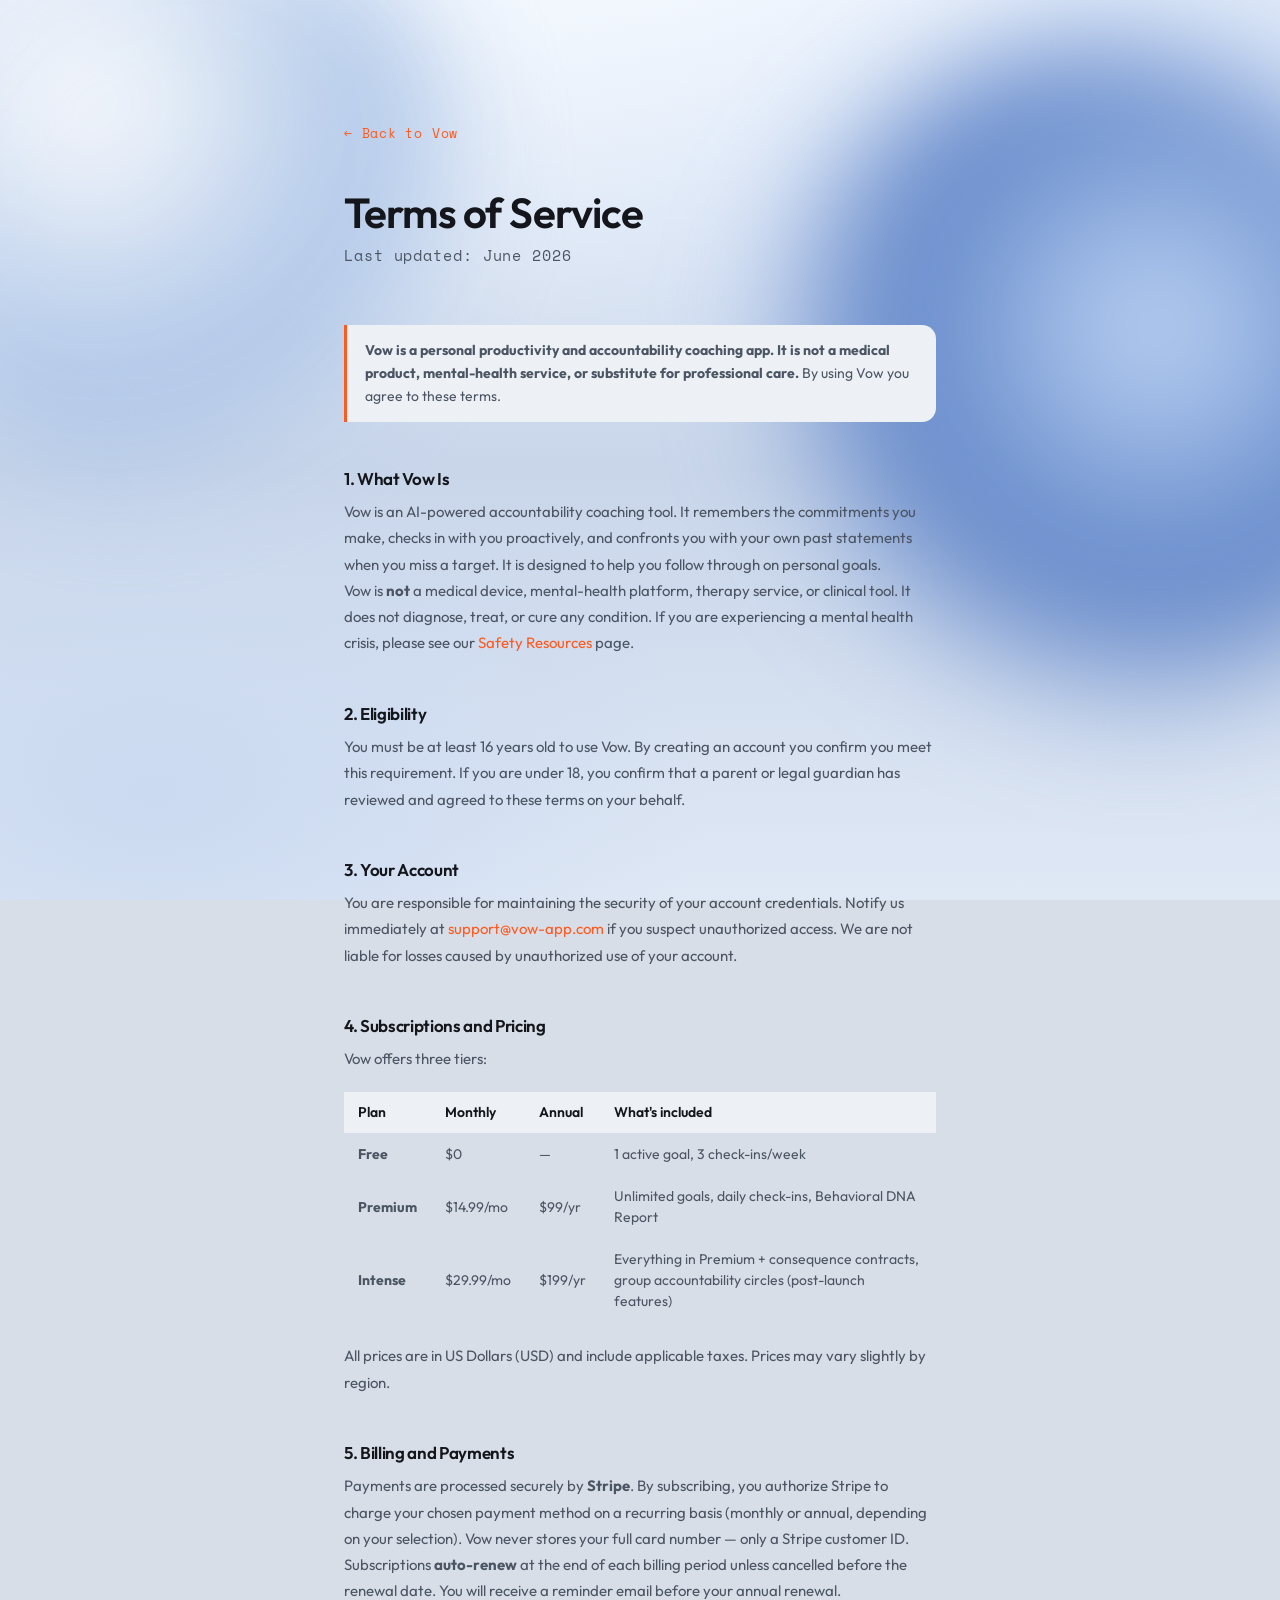
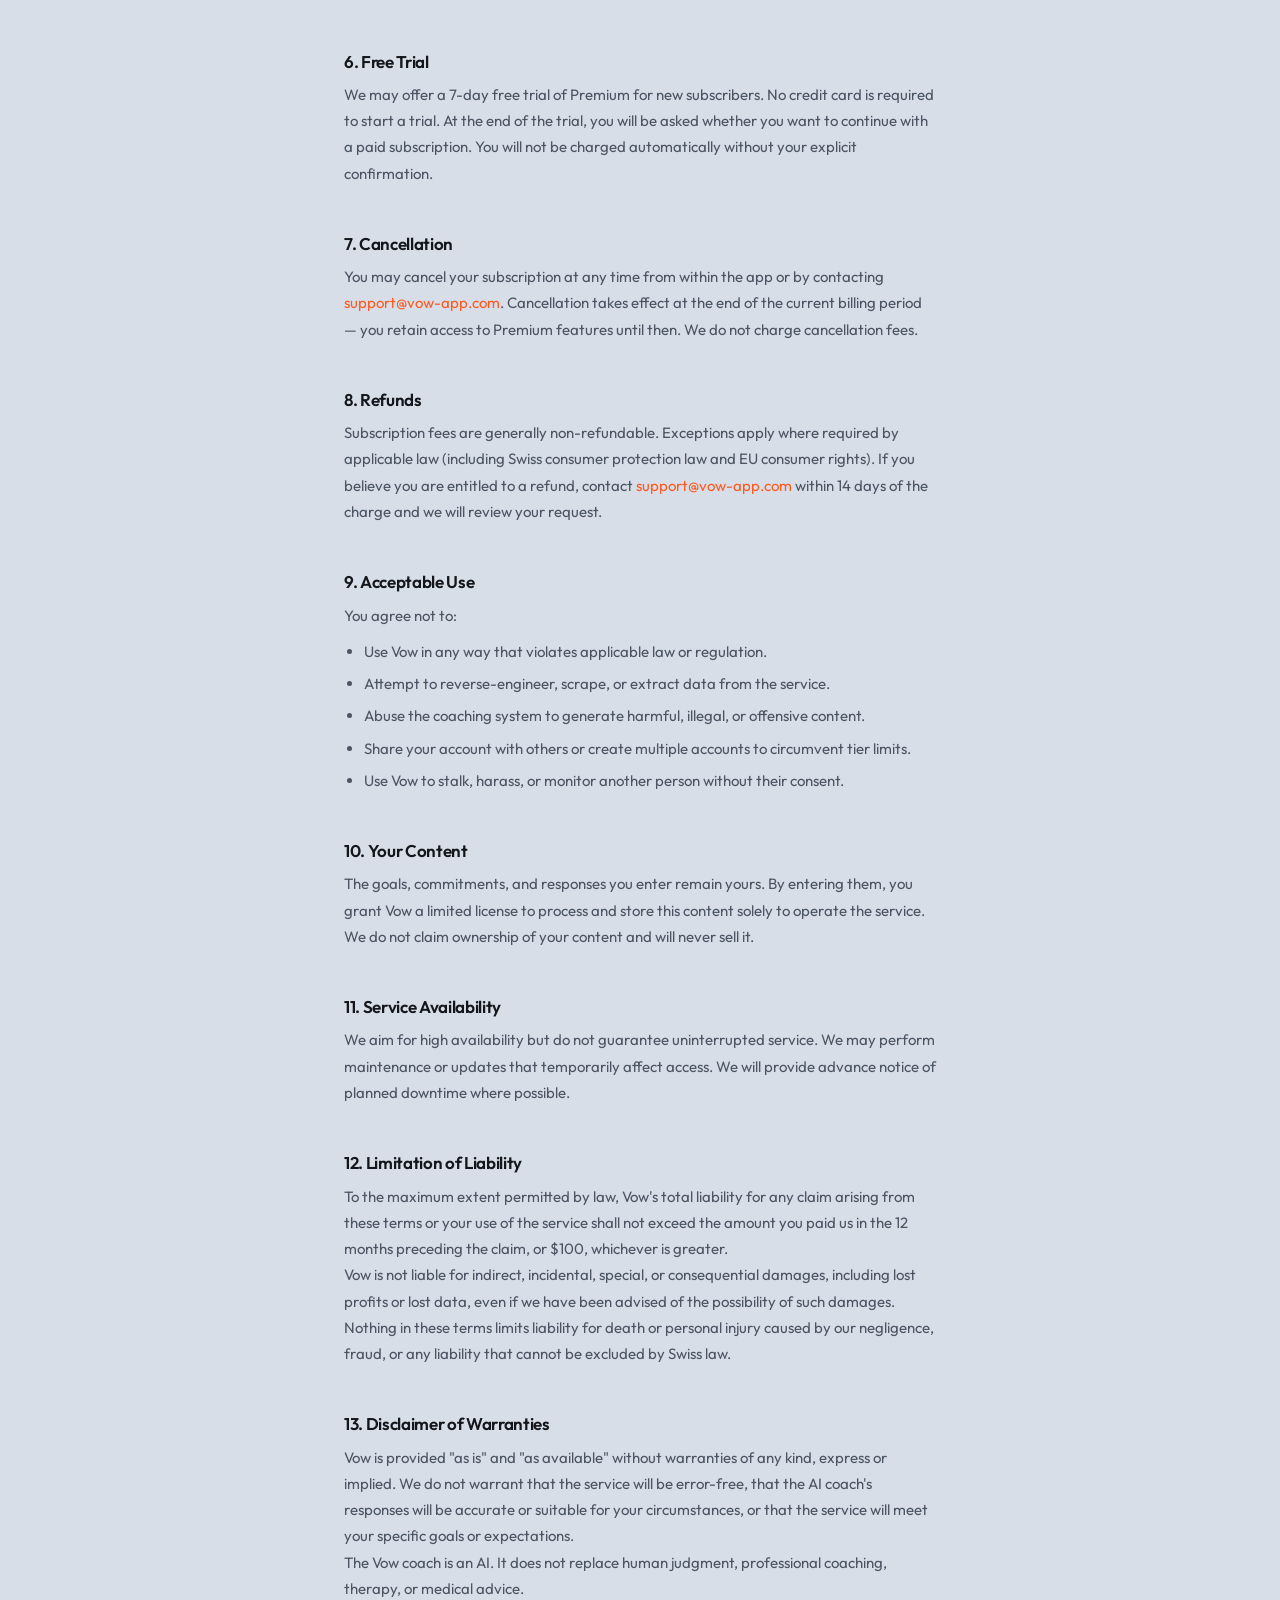
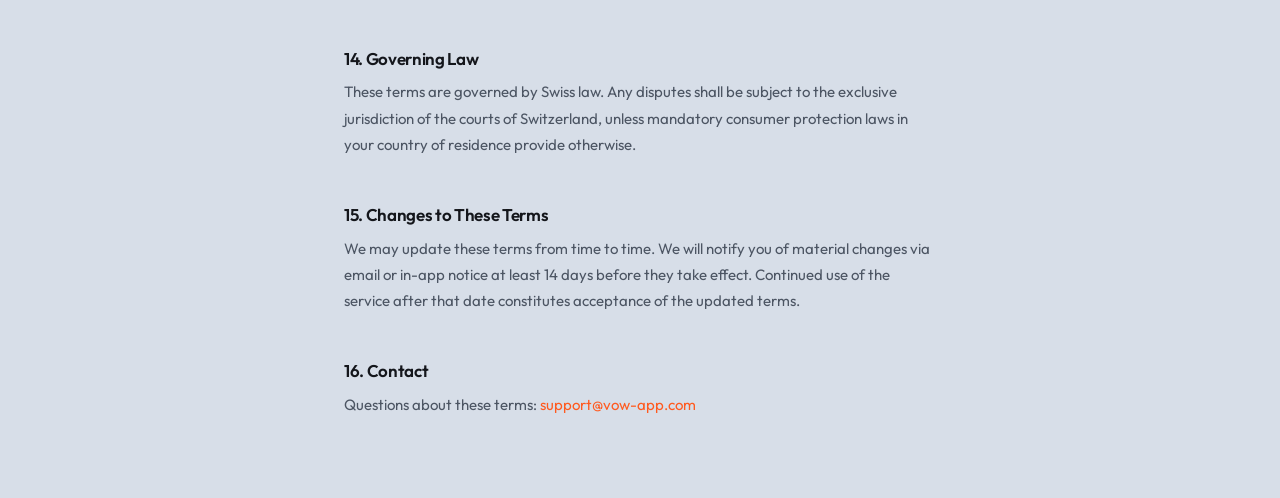
<file: legal/terms.html>
<!DOCTYPE html>
<html lang="en">
<head>
<meta charset="UTF-8">
<meta name="viewport" content="width=device-width, initial-scale=1.0">
<title>Terms of Service — Vow</title>
<link rel="icon" type="image/png" href="../assets/vow-logo.png">
<link rel="preconnect" href="https://fonts.googleapis.com">
<link rel="preconnect" href="https://fonts.gstatic.com" crossorigin>
<link href="https://fonts.googleapis.com/css2?family=Outfit:wght@200;300;400;500;600;700&family=Space+Mono:wght@400;700&display=swap" rel="stylesheet">
<link rel="stylesheet" href="../styles/vow.css">
<style>
  .legal-wrap { max-width: 720px; margin: 0 auto; padding: 120px var(--gut) 80px; }
  .legal-wrap h1 { font-size: clamp(28px, 5vw, 42px); font-weight: 600; margin-bottom: 8px; }
  .legal-meta { font-size: 13px; color: var(--text-3); font-family: var(--font-mono); letter-spacing: .06em; margin-bottom: 56px; }
  .legal-wrap h2 { font-size: 17px; font-weight: 600; margin: 48px 0 12px; color: var(--text); }
  .legal-wrap p, .legal-wrap li { font-size: 15px; line-height: 1.75; color: var(--text-2); }
  .legal-wrap ul { padding-left: 20px; margin: 10px 0; }
  .legal-wrap li { margin-bottom: 6px; }
  .legal-wrap a { color: var(--orange); text-decoration: none; }
  .legal-wrap a:hover { text-decoration: underline; }
  .legal-back { display: inline-flex; align-items: center; gap: 8px; font-size: 13px; font-family: var(--font-mono); letter-spacing: .06em; color: var(--text-3); text-decoration: none; margin-bottom: 48px; }
  .legal-back:hover { color: var(--text); }
  .legal-highlight { background: var(--canvas-hi); border-left: 3px solid var(--orange); border-radius: 0 var(--r-sm) var(--r-sm) 0; padding: 14px 18px; margin: 20px 0; font-size: 14px; color: var(--text-2); line-height: 1.65; }
  .plan-table { width: 100%; border-collapse: collapse; margin: 20px 0; font-size: 14px; }
  .plan-table th { text-align: left; padding: 10px 14px; background: var(--canvas-hi); color: var(--text); font-weight: 600; border-bottom: 1px solid var(--canvas-lo); }
  .plan-table td { padding: 10px 14px; color: var(--text-2); border-bottom: 1px solid var(--canvas-lo); }
</style>
</head>
<body>
<div class="bg-field" aria-hidden="true">
  <div class="orb orb-1"></div>
  <div class="orb orb-2"></div>
</div>

<div class="legal-wrap">
  <a href="/" class="legal-back">&#8592; Back to Vow</a>

  <h1>Terms of Service</h1>
  <p class="legal-meta">Last updated: June 2026</p>

  <div class="legal-highlight">
    <strong>Vow is a personal productivity and accountability coaching app. It is not a medical product, mental-health service, or substitute for professional care.</strong> By using Vow you agree to these terms.
  </div>

  <h2>1. What Vow Is</h2>
  <p>Vow is an AI-powered accountability coaching tool. It remembers the commitments you make, checks in with you proactively, and confronts you with your own past statements when you miss a target. It is designed to help you follow through on personal goals.</p>
  <p>Vow is <strong>not</strong> a medical device, mental-health platform, therapy service, or clinical tool. It does not diagnose, treat, or cure any condition. If you are experiencing a mental health crisis, please see our <a href="safety.html">Safety Resources</a> page.</p>

  <h2>2. Eligibility</h2>
  <p>You must be at least 16 years old to use Vow. By creating an account you confirm you meet this requirement. If you are under 18, you confirm that a parent or legal guardian has reviewed and agreed to these terms on your behalf.</p>

  <h2>3. Your Account</h2>
  <p>You are responsible for maintaining the security of your account credentials. Notify us immediately at <a href="mailto:support@vow-app.com">support@vow-app.com</a> if you suspect unauthorized access. We are not liable for losses caused by unauthorized use of your account.</p>

  <h2>4. Subscriptions and Pricing</h2>
  <p>Vow offers three tiers:</p>
  <table class="plan-table">
    <thead>
      <tr><th>Plan</th><th>Monthly</th><th>Annual</th><th>What's included</th></tr>
    </thead>
    <tbody>
      <tr><td><strong>Free</strong></td><td>$0</td><td>—</td><td>1 active goal, 3 check-ins/week</td></tr>
      <tr><td><strong>Premium</strong></td><td>$14.99/mo</td><td>$99/yr</td><td>Unlimited goals, daily check-ins, Behavioral DNA Report</td></tr>
      <tr><td><strong>Intense</strong></td><td>$29.99/mo</td><td>$199/yr</td><td>Everything in Premium + consequence contracts, group accountability circles (post-launch features)</td></tr>
    </tbody>
  </table>
  <p>All prices are in US Dollars (USD) and include applicable taxes. Prices may vary slightly by region.</p>

  <h2>5. Billing and Payments</h2>
  <p>Payments are processed securely by <strong>Stripe</strong>. By subscribing, you authorize Stripe to charge your chosen payment method on a recurring basis (monthly or annual, depending on your selection). Vow never stores your full card number — only a Stripe customer ID.</p>
  <p>Subscriptions <strong>auto-renew</strong> at the end of each billing period unless cancelled before the renewal date. You will receive a reminder email before your annual renewal.</p>

  <h2>6. Free Trial</h2>
  <p>We may offer a 7-day free trial of Premium for new subscribers. No credit card is required to start a trial. At the end of the trial, you will be asked whether you want to continue with a paid subscription. You will not be charged automatically without your explicit confirmation.</p>

  <h2>7. Cancellation</h2>
  <p>You may cancel your subscription at any time from within the app or by contacting <a href="mailto:support@vow-app.com">support@vow-app.com</a>. Cancellation takes effect at the end of the current billing period — you retain access to Premium features until then. We do not charge cancellation fees.</p>

  <h2>8. Refunds</h2>
  <p>Subscription fees are generally non-refundable. Exceptions apply where required by applicable law (including Swiss consumer protection law and EU consumer rights). If you believe you are entitled to a refund, contact <a href="mailto:support@vow-app.com">support@vow-app.com</a> within 14 days of the charge and we will review your request.</p>

  <h2>9. Acceptable Use</h2>
  <p>You agree not to:</p>
  <ul>
    <li>Use Vow in any way that violates applicable law or regulation.</li>
    <li>Attempt to reverse-engineer, scrape, or extract data from the service.</li>
    <li>Abuse the coaching system to generate harmful, illegal, or offensive content.</li>
    <li>Share your account with others or create multiple accounts to circumvent tier limits.</li>
    <li>Use Vow to stalk, harass, or monitor another person without their consent.</li>
  </ul>

  <h2>10. Your Content</h2>
  <p>The goals, commitments, and responses you enter remain yours. By entering them, you grant Vow a limited license to process and store this content solely to operate the service. We do not claim ownership of your content and will never sell it.</p>

  <h2>11. Service Availability</h2>
  <p>We aim for high availability but do not guarantee uninterrupted service. We may perform maintenance or updates that temporarily affect access. We will provide advance notice of planned downtime where possible.</p>

  <h2>12. Limitation of Liability</h2>
  <p>To the maximum extent permitted by law, Vow's total liability for any claim arising from these terms or your use of the service shall not exceed the amount you paid us in the 12 months preceding the claim, or $100, whichever is greater.</p>
  <p>Vow is not liable for indirect, incidental, special, or consequential damages, including lost profits or lost data, even if we have been advised of the possibility of such damages.</p>
  <p>Nothing in these terms limits liability for death or personal injury caused by our negligence, fraud, or any liability that cannot be excluded by Swiss law.</p>

  <h2>13. Disclaimer of Warranties</h2>
  <p>Vow is provided "as is" and "as available" without warranties of any kind, express or implied. We do not warrant that the service will be error-free, that the AI coach's responses will be accurate or suitable for your circumstances, or that the service will meet your specific goals or expectations.</p>
  <p>The Vow coach is an AI. It does not replace human judgment, professional coaching, therapy, or medical advice.</p>

  <h2>14. Governing Law</h2>
  <p>These terms are governed by Swiss law. Any disputes shall be subject to the exclusive jurisdiction of the courts of Switzerland, unless mandatory consumer protection laws in your country of residence provide otherwise.</p>

  <h2>15. Changes to These Terms</h2>
  <p>We may update these terms from time to time. We will notify you of material changes via email or in-app notice at least 14 days before they take effect. Continued use of the service after that date constitutes acceptance of the updated terms.</p>

  <h2>16. Contact</h2>
  <p>Questions about these terms: <a href="mailto:support@vow-app.com">support@vow-app.com</a></p>
</div>
</body>
</html>
</file>
<file: styles/vow.css>
/* ============================================================
   VOW — Liquid Glass Design System
   "Your AI that holds you to your word."
   ============================================================ */

/* ---------- Tokens ---------- */
:root{
  --ink:        #0B0B0C;
  --ink-2:      #15161A;
  --ink-3:      #1E2027;
  --bone:       #F3F0E9;
  --canvas-hi:  #EDF1F6;
  --canvas-lo:  #D7DEE8;
  --silver:     #C2CBd6;
  --steel:      #8A95A6;
  --orange:     #FF5A1F;
  --orange-2:   #FF7A47;
  --green:      #5BD08A;
  --text:       #14161B;
  --text-2:     #4C5563;
  --text-3:     #79828F;
  --text-inv:   #EDF0F4;
  --text-inv-2: rgba(237,240,244,.62);
  --glass-fill:    linear-gradient(150deg, rgba(255,255,255,.62), rgba(255,255,255,.20));
  --glass-fill-2:  linear-gradient(150deg, rgba(255,255,255,.40), rgba(255,255,255,.10));
  --glass-edge:    rgba(255,255,255,.70);
  --glass-edge-lo: rgba(160,172,190,.35);
  --glass-blur:    blur(26px) saturate(1.7);
  --glassd-fill:   linear-gradient(150deg, rgba(255,255,255,.10), rgba(255,255,255,.02));
  --glassd-edge:   rgba(255,255,255,.18);
  --r-sm: 14px;
  --r-md: 22px;
  --r-lg: 30px;
  --r-xl: 40px;
  --r-pill: 999px;
  --shadow-glass:
     0 1px 0 0 rgba(255,255,255,.55) inset,
     0 18px 50px -20px rgba(40,54,82,.45),
     0 2px 8px -4px rgba(40,54,82,.30);
  --shadow-float:
     0 1px 0 0 rgba(255,255,255,.55) inset,
     0 40px 90px -30px rgba(33,46,72,.55),
     0 6px 18px -8px rgba(33,46,72,.35);
  --shadow-soft: 0 20px 60px -30px rgba(33,46,72,.5);
  --font-display: 'Outfit', system-ui, sans-serif;
  --font-mono: 'Space Mono', ui-monospace, monospace;
  --font-script: 'Caveat', cursive;
  --maxw: 1200px;
  --gut: clamp(20px, 5vw, 64px);
}

/* ---------- Reset ---------- */
*{ box-sizing:border-box; margin:0; padding:0; }
html{ -webkit-text-size-adjust:100%; scroll-behavior:smooth; }
body{
  font-family: var(--font-display);
  color: var(--text);
  background: var(--canvas-lo);
  line-height: 1.5;
  -webkit-font-smoothing: antialiased;
  text-rendering: optimizeLegibility;
  overflow-x: hidden;
}
img{ max-width:100%; display:block; }
a{ color:inherit; text-decoration:none; }
button{ font:inherit; color:inherit; cursor:pointer; background:none; border:none; }
::selection{ background: var(--orange); color:#fff; }
:focus-visible{ outline: 2px solid var(--orange); outline-offset: 3px; border-radius: 4px; }
.btn:focus-visible{ outline-offset: 4px; border-radius: var(--r-pill); }
.wl-input:focus-visible{ outline: none; }

/* ---------- Flowing background ---------- */
.bg-field{
  position: fixed; inset:0; z-index:-2;
  background:
    radial-gradient(120% 90% at 50% -10%, #F6FAFF, transparent 58%),
    radial-gradient(80% 70% at 82% 12%, #C6D8F4, transparent 60%),
    radial-gradient(70% 60% at 12% 88%, #CBDAF1, transparent 62%),
    linear-gradient(180deg, #EAF1FB, #C9D6EA 52%, #DFE8F5);
  overflow: hidden;
}
.orb{ position:absolute; border-radius:50%; filter: blur(55px); opacity:.95; will-change: transform; mix-blend-mode: normal; }
.orb-1{ width:46vw; height:46vw; left:-8vw; top:-6vw;
  background: radial-gradient(circle at 32% 30%, #ffffff, #a9c2e6 52%, transparent 72%);
  animation: drift1 26s ease-in-out infinite; }
.orb-2{ width:54vw; height:54vw; right:-12vw; top:4vw;
  background: radial-gradient(circle at 60% 40%, #c2d8f6, #5d82c6 46%, transparent 70%);
  opacity:1; animation: drift2 32s ease-in-out infinite; }
.orb-3{ width:42vw; height:42vw; left:16vw; bottom:-16vw;
  background: radial-gradient(circle at 50% 50%, #ffffff, #8fb0dd 54%, transparent 72%);
  animation: drift3 30s ease-in-out infinite; }
.orb-ember{ width:32vw; height:32vw; right:4vw; bottom:0;
  background: radial-gradient(circle at 50% 50%, rgba(255,122,71,.6), rgba(255,90,31,.2) 44%, transparent 68%);
  filter: blur(80px); opacity:.55; animation: drift4 24s ease-in-out infinite; }
.bg-grain{
  position:fixed; inset:0; z-index:-1; pointer-events:none; opacity:.04;
  background-image: url("data:image/svg+xml,%3Csvg xmlns='http://www.w3.org/2000/svg' width='160' height='160'%3E%3Cfilter id='n'%3E%3CfeTurbulence type='fractalNoise' baseFrequency='.85' numOctaves='2'/%3E%3C/filter%3E%3Crect width='100%25' height='100%25' filter='url(%23n)'/%3E%3C/svg%3E");
}
@keyframes drift1{ 50%{ transform:translate(8vw,6vw) scale(1.12) } }
@keyframes drift2{ 50%{ transform:translate(-7vw,9vw) scale(1.08) } }
@keyframes drift3{ 50%{ transform:translate(6vw,-8vw) scale(1.14) } }
@keyframes drift4{ 50%{ transform:translate(-6vw,-5vw) scale(1.2) } }

/* ---------- Glass material ---------- */
.glass{
  position: relative;
  background: var(--glass-fill);
  -webkit-backdrop-filter: var(--glass-blur);
  backdrop-filter: var(--glass-blur);
  border: 1px solid var(--glass-edge);
  border-radius: var(--r-lg);
  box-shadow: var(--shadow-glass);
}
.glass::before{
  content:""; position:absolute; inset:0; border-radius:inherit; pointer-events:none;
  background: linear-gradient(140deg, rgba(255,255,255,.65), rgba(255,255,255,0) 38%);
  mix-blend-mode: screen; opacity:.7;
}
.glass::after{
  content:""; position:absolute; inset:0; border-radius:inherit; pointer-events:none; padding:1px;
  background: linear-gradient(150deg, rgba(255,255,255,.9), rgba(255,255,255,0) 30%, rgba(120,134,156,.0) 60%, rgba(120,134,156,.45));
  -webkit-mask: linear-gradient(#000 0 0) content-box, linear-gradient(#000 0 0);
  -webkit-mask-composite: xor; mask-composite: exclude;
}
.glass-dark{ background: var(--glassd-fill); border-color: var(--glassd-edge); color: var(--text-inv);
  box-shadow: 0 1px 0 0 rgba(255,255,255,.12) inset, 0 30px 70px -28px rgba(0,0,0,.7); }
.glass-dark::before{ background: linear-gradient(140deg, rgba(255,255,255,.22), rgba(255,255,255,0) 40%); }
.glass-dark::after{ background: linear-gradient(150deg, rgba(255,255,255,.35), rgba(255,255,255,0) 35%, rgba(0,0,0,0) 65%, rgba(0,0,0,.3)); }

.glass-tilt{
  transition: transform .4s cubic-bezier(.2,.7,.2,1), box-shadow .4s;
  transform: perspective(1000px) rotateX(var(--ry,0deg)) rotateY(var(--rx,0deg)) translateZ(0);
}
.glass-tilt .spec{
  position:absolute; inset:0; border-radius:inherit; pointer-events:none; opacity:0;
  background: radial-gradient(220px 220px at var(--mx,50%) var(--my,0%), rgba(255,255,255,.55), transparent 65%);
  transition: opacity .3s; mix-blend-mode: screen;
}
.glass-tilt:hover .spec{ opacity:1; }
@media(hover:hover){ .glass-tilt:hover{ box-shadow: var(--shadow-float); } }

/* ---------- Layout ---------- */
.wrap{ width:100%; max-width:var(--maxw); margin-inline:auto; padding-inline:var(--gut); }
section{ position:relative; }
#problem, #how, #confront, #pricing, #contract, #dna{ scroll-margin-top: 90px; }
.eyebrow{
  font-family:var(--font-mono); font-size:12px; letter-spacing:.22em; text-transform:uppercase;
  color:var(--text-3); display:inline-flex; align-items:center; gap:10px;
}
.eyebrow.on-dark{ color: var(--text-inv-2); }
.eyebrow .tick{ width:6px; height:6px; border-radius:50%; background:var(--orange); box-shadow:0 0 12px var(--orange); }
h1,h2,h3{ font-weight:500; letter-spacing:-.02em; line-height:1.02; }
.display{ font-size: clamp(46px, 8.5vw, 104px); font-weight:300; letter-spacing:-.035em; }
.h2{ font-size: clamp(34px, 5vw, 62px); font-weight:300; letter-spacing:-.03em; }
.h3{ font-size: clamp(22px, 2.6vw, 30px); font-weight:400; }
.lead{ font-size: clamp(17px, 1.7vw, 21px); color:var(--text-2); line-height:1.55; font-weight:300; }
.lead.on-dark{ color: var(--text-inv-2); }
.mono-label{ font-family:var(--font-mono); font-size:11px; letter-spacing:.18em; text-transform:uppercase; color:var(--text-3); }

/* ---------- Buttons ---------- */
.btn{
  display:inline-flex; align-items:center; gap:10px; justify-content:center;
  height:54px; padding:0 26px; border-radius:var(--r-pill);
  font-weight:500; font-size:16px; letter-spacing:-.01em; white-space:nowrap;
  transition: transform .25s cubic-bezier(.2,.7,.2,1), box-shadow .25s, background .25s;
}
.btn:active{ transform: translateY(1px) scale(.99); }
.btn-primary{
  background: linear-gradient(180deg, var(--orange-2), var(--orange));
  color:#fff; box-shadow: 0 10px 30px -10px rgba(255,90,31,.7), 0 1px 0 rgba(255,255,255,.4) inset;
}
.btn-primary .arr{ transition: transform .25s; }
.btn-ghost{
  background: var(--glass-fill-2);
  -webkit-backdrop-filter: var(--glass-blur); backdrop-filter: var(--glass-blur);
  border:1px solid var(--glass-edge); color:var(--text); box-shadow: var(--shadow-glass);
}
@media(hover:hover){
  .btn-primary:hover{ box-shadow: 0 16px 40px -10px rgba(255,90,31,.8), 0 1px 0 rgba(255,255,255,.5) inset; transform:translateY(-2px); }
  .btn-primary:hover .arr{ transform: translateX(4px); }
  .btn-ghost:hover{ transform:translateY(-2px); background: var(--glass-fill); }
}
.btn-ghost.on-dark{ color:var(--text-inv); background: var(--glassd-fill); border-color:var(--glassd-edge); }

.chips{ display:flex; flex-wrap:wrap; gap:10px; }
.chip{
  display:inline-flex; align-items:center; gap:8px; height:38px; padding:0 16px;
  border-radius:var(--r-pill); font-family:var(--font-mono); font-size:11px; letter-spacing:.1em; text-transform:uppercase;
  background: rgba(255,255,255,.45); border:1px solid var(--glass-edge);
  -webkit-backdrop-filter: blur(14px); backdrop-filter: blur(14px); color:var(--text-2);
}
.chip .d{ width:5px; height:5px; border-radius:50%; background:var(--steel); }
.chip.on-dark{ background: rgba(255,255,255,.06); border-color:var(--glassd-edge); color:var(--text-inv-2); }

/* ---------- Nav ---------- */
.nav{ position:fixed; top:18px; left:0; right:0; z-index:50; display:flex; justify-content:center; padding-inline:var(--gut); }
.nav-inner{
  width:100%; max-width:var(--maxw); display:flex; align-items:center; gap:24px;
  padding:10px 12px 10px 18px; border-radius:var(--r-pill);
}
.brand{ display:flex; align-items:center; gap:11px; font-weight:600; letter-spacing:.16em; font-size:15px; }
.logo-mark{ width:34px; height:34px; object-fit:contain; display:block; filter: drop-shadow(0 4px 10px rgba(255,90,31,.35)); }
.nav-links{ display:flex; gap:6px; margin-left:auto; }
.nav-links a{ padding:9px 14px; border-radius:var(--r-pill); font-size:14px; color:var(--text-2); transition:.2s; }
.nav-links a:hover{ color:var(--text); background: rgba(255,255,255,.5); }
.nav .btn{ height:42px; padding:0 18px; font-size:14px; }

/* ---------- Hero ---------- */
.hero{ padding-top: clamp(140px, 18vh, 200px); padding-bottom: clamp(60px,9vh,120px); }
.hero-grid{ display:grid; grid-template-columns: 1.05fr .95fr; gap: clamp(28px,4vw,64px); align-items:center; }
.hero h1{ margin:18px 0 22px; }
.hero h1 .ink{ color:var(--ink); }
.hero-foot{ margin-top:26px; }

/* ---------- Waitlist email capture ---------- */
.waitlist{ margin:30px 0 18px; max-width:480px; }
.waitlist-center{ margin:30px auto 0; }
.wl-row{ display:flex; gap:10px; }
.wl-input{
  flex:1; min-width:0; height:54px; padding:0 22px; border-radius:var(--r-pill);
  font-family:var(--font-display); font-size:16px; font-weight:400; color:var(--text);
  background: rgba(255,255,255,.55); border:1px solid var(--glass-edge);
  -webkit-backdrop-filter: var(--glass-blur); backdrop-filter: var(--glass-blur);
  box-shadow: var(--shadow-glass);
  transition: border-color .25s, box-shadow .25s, background .25s;
}
.wl-input::placeholder{ color:var(--text-3); }
.wl-input:focus{ outline:none; border-color:var(--orange); background:rgba(255,255,255,.72);
  box-shadow: 0 0 0 4px rgba(255,90,31,.15), var(--shadow-glass); }
.wl-row .btn{ flex-shrink:0; }
.wl-privacy{ margin-top:8px; font-size:12.5px; color:var(--text-3); font-weight:400; letter-spacing:.01em; }
.wl-privacy a{ color:var(--text-3); text-decoration:underline; text-underline-offset:2px; }
.wl-privacy a:hover{ color:var(--text-2); }
.waitlist-center .wl-privacy{ text-align:center; }
.waitlist.done .wl-privacy{ display:none; }
.wl-confirm{ display:none; align-items:center; gap:14px; padding:13px 20px 13px 14px; border-radius:var(--r-pill);
  background:linear-gradient(150deg, rgba(91,208,138,.20), rgba(255,255,255,.42));
  border:1px solid rgba(91,208,138,.5); box-shadow:var(--shadow-glass); }
.waitlist.done .wl-row{ display:none; }
.waitlist.done .wl-confirm{ display:inline-flex; }
.waitlist.done .wl-count{ display:none; }
.waitlist-center .wl-confirm{ display:none; }
.waitlist-center.done .wl-confirm{ display:inline-flex; }
.wl-confirm .ck{ width:30px; height:30px; border-radius:50%; flex-shrink:0;
  background:linear-gradient(180deg,#6fd79c,var(--green)); color:#fff;
  display:grid; place-items:center; font-size:15px; font-weight:700;
  box-shadow:0 6px 16px -6px rgba(91,208,138,.85); }
.wl-confirm .ct{ font-size:15px; color:var(--text); font-weight:400; letter-spacing:-.01em; }
.wl-confirm .ct b{ color:#1c7d4d; font-weight:600; font-variant-numeric:tabular-nums; }
.wl-count{ margin-top:14px; display:flex; align-items:center; gap:10px; font-size:15px; color:var(--text-2); font-weight:400; }
.waitlist-center .wl-count{ justify-content:center; }
.wl-pip{ width:8px; height:8px; border-radius:50%; background:var(--green); display:inline-block;
  box-shadow:0 0 10px rgba(91,208,138,.85); flex-shrink:0; animation:pipPulse 2.4s ease-in-out infinite; }
.wl-count .n{ font-size:26px; font-weight:700; color:var(--text); font-variant-numeric:tabular-nums; line-height:1; }
.foot-count{ display:flex; align-items:center; gap:8px; font-size:14px; color:rgba(255,255,255,.45); font-weight:300; margin-bottom:18px; }
.foot-count .n{ font-size:20px; font-weight:700; color:rgba(255,255,255,.75); font-variant-numeric:tabular-nums; line-height:1; }
.foot-count .wl-pip{ background:var(--green); flex-shrink:0; }
@keyframes pipPulse{ 0%,100%{ opacity:.45; transform:scale(.82) } 50%{ opacity:1; transform:scale(1) } }

.text-link{ display:inline-flex; align-items:center; gap:7px; font-size:14px; color:var(--text-2); font-weight:400; transition:color .2s; }
.text-link:hover{ color:var(--orange); }
.text-link .arr{ transition:transform .25s; }
.text-link:hover .arr{ transform:translateX(3px); }

.store-hint{ margin-top:22px; }
.store-hint .sh-label{ display:inline-flex; align-items:center; gap:9px; font-family:var(--font-mono);
  font-size:11px; letter-spacing:.16em; text-transform:uppercase; color:var(--text-3); margin-bottom:12px; }
.store-hint .sh-label .dd{ width:5px; height:5px; border-radius:50%; background:var(--steel); }
.launch-note{ margin:0; font-size:13.5px; color:var(--text-2); font-weight:300; line-height:1.5; }

/* ---------- Differentiator flag ---------- */
.diff-flag{ display:inline-flex; align-items:center; gap:10px; height:36px; padding:0 18px; border-radius:var(--r-pill);
  font-family:var(--font-mono); font-size:11px; letter-spacing:.16em; text-transform:uppercase; color:var(--orange);
  background:linear-gradient(150deg, rgba(255,90,31,.13), rgba(255,122,71,.04));
  border:1px solid rgba(255,122,71,.5); box-shadow:0 8px 22px -12px rgba(255,90,31,.6); }
.diff-flag .mk{ width:7px; height:7px; background:var(--orange); transform:rotate(45deg); box-shadow:0 0 10px var(--orange); }
.sec-head .diff-flag + .h2{ margin-top:18px; }

/* ---------- Confrontation — the aha focus section ---------- */
.confront-focus{ padding: clamp(96px,15vh,184px) 0; text-align:center; }
.confront-head{ max-width:800px; margin:0 auto; }
.confront-head .diff-flag{ margin-bottom:20px; }
.confront-title{ font-size:clamp(36px,5.6vw,68px); font-weight:300; letter-spacing:-.035em; line-height:1.02; color:var(--text-inv); margin:0; }
.confront-title .hl{ color:var(--orange-2); }
.confront-sub{ margin:22px auto 0; max-width:600px; }
.cf-chat{ max-width:760px; margin:clamp(42px,6vw,66px) auto 0; display:flex; flex-direction:column; gap:16px; text-align:left; }
.cf-msg{ padding:18px 24px; border-radius:24px; }
.cf-msg .who{ font-family:var(--font-mono); font-size:10px; letter-spacing:.16em; text-transform:uppercase; margin-bottom:9px; opacity:.6; }
.cf-msg.you{ align-self:flex-end; max-width:76%; border-bottom-right-radius:7px;
  background:var(--glassd-fill); border:1px solid var(--glassd-edge); color:var(--text-inv-2);
  -webkit-backdrop-filter:blur(10px); backdrop-filter:blur(10px); }
.cf-msg.you p{ font-size:clamp(16px,1.8vw,19px); font-weight:300; line-height:1.5; }
.cf-msg.vow{ align-self:flex-start; max-width:97%; border-bottom-left-radius:7px;
  background:linear-gradient(150deg, rgba(255,90,31,.22), rgba(255,122,71,.05));
  border:1px solid rgba(255,122,71,.55);
  box-shadow:0 34px 80px -32px rgba(255,90,31,.5), 0 1px 0 rgba(255,255,255,.14) inset; }
.cf-msg.vow .who{ color:var(--orange-2); opacity:1; }
.cf-msg.vow p{ font-size:clamp(20px,2.6vw,31px); font-weight:300; letter-spacing:-.015em; line-height:1.34; color:#fff; }
.cf-msg.vow b{ color:var(--orange-2); font-weight:600; }
.cf-foot{ margin-top:clamp(34px,5vw,52px); display:flex; justify-content:center; }
html.js .cf-chat.reveal{ opacity:1; transform:none; }
.cf-msg{ opacity:1; transform:none; }
html.js .cf-msg{ opacity:0; transform:translateY(18px); transition:opacity .7s cubic-bezier(.2,.7,.2,1), transform .7s cubic-bezier(.2,.7,.2,1); }
html.js .cf-chat.show .cf-msg{ opacity:1; transform:none; }
html.js .cf-chat.show .cf-msg:nth-child(2){ transition-delay:.55s; }
html.js .cf-chat.show .cf-msg:nth-child(3){ transition-delay:1.15s; }

/* check-in demo */
.demo{ padding:18px; border-radius:var(--r-xl); }
.demo-head{ display:flex; align-items:center; gap:12px; padding:6px 8px 16px; border-bottom:1px solid rgba(160,172,190,.25); }
.demo-head .dot{ width:9px;height:9px;border-radius:50%;background:var(--orange); box-shadow:0 0 10px var(--orange); }
.demo-head .t{ font-family:var(--font-mono); font-size:11px; letter-spacing:.14em; text-transform:uppercase; color:var(--text-3); }
.demo-head .av{ margin-left:auto; width:30px;height:30px;border-radius:9px; background:linear-gradient(180deg,var(--ink-3),var(--ink)); color:var(--text-inv); display:grid;place-items:center; font-weight:600; font-size:13px; }
.thread{ display:flex; flex-direction:column; gap:12px; padding:18px 6px 6px; height:410px; box-sizing:border-box; }
.msg{ max-width:84%; padding:13px 16px; border-radius:18px; font-size:15.5px; line-height:1.45; opacity:0; transform:translateY(8px); }
.msg.in{ opacity:1; transform:none; transition: all .5s cubic-bezier(.2,.7,.2,1); }
.msg.coach{ align-self:flex-start; background:rgba(255,255,255,.66); border:1px solid var(--glass-edge); border-bottom-left-radius:6px; color:var(--ink); }
.msg.coach b{ color:var(--orange); font-weight:600; }
.msg.user{ align-self:flex-end; background:linear-gradient(180deg,var(--ink-3),var(--ink)); color:var(--text-inv); border-bottom-right-radius:6px; }
.msg.kept{ align-self:flex-start; background:rgba(91,208,138,.16); border:1px solid rgba(91,208,138,.5); color:#1c6b41; border-bottom-left-radius:6px; }
.typing{ align-self:flex-start; display:inline-flex; gap:5px; padding:14px 16px; background:rgba(255,255,255,.66); border:1px solid var(--glass-edge); border-radius:18px; border-bottom-left-radius:6px; }
.typing span{ width:7px;height:7px;border-radius:50%; background:var(--steel); animation:bounce 1.2s infinite; }
.typing span:nth-child(2){ animation-delay:.15s } .typing span:nth-child(3){ animation-delay:.3s }
@keyframes bounce{ 0%,60%,100%{ transform:translateY(0); opacity:.5 } 30%{ transform:translateY(-5px); opacity:1 } }
.demo-actions{ display:flex; gap:10px; padding:12px 6px 4px; }
.demo-actions .a{ flex:1; height:44px; border-radius:14px; font-weight:500; font-size:14px; display:flex; align-items:center; justify-content:center; gap:8px; border:1px solid; pointer-events:none; }
.a.did{ color:#1c6b41; border-color:rgba(91,208,138,.5); background:rgba(91,208,138,.12); }
.a.didnt{ color:var(--orange); border-color:rgba(255,90,31,.4); background:rgba(255,90,31,.08); }

/* ---------- Section scaffolding ---------- */
.band{ padding: clamp(80px,11vh,150px) 0; }
.band-dark{ background:var(--ink); color:var(--text-inv); position:relative; overflow:hidden; }
.band-dark .bg-field-dark{ position:absolute; inset:0; z-index:0; }
.band-dark .ember{ position:absolute; border-radius:50%; filter:blur(90px); opacity:.4; z-index:0; }
.band-dark > .wrap{ position:relative; z-index:2; }
.sec-head{ max-width:760px; }
.sec-head .h2{ margin:16px 0 0; }

.problem-grid{ display:grid; grid-template-columns:repeat(3,1fr); gap:18px; margin-top:48px; }
.pcard{ padding:26px; border-radius:var(--r-lg); }
.pcard .k{ font-family:var(--font-mono); font-size:11px; letter-spacing:.14em; text-transform:uppercase; color:var(--text-3); }
.pcard h3{ margin:14px 0 8px; font-size:21px; font-weight:500; }
.pcard p{ color:var(--text-2); font-size:15px; font-weight:300; }
.pcard .strike{ color:var(--text-3); }
.vow-answer{
  grid-column:1/-1; margin-top:8px; display:flex; align-items:center; gap:20px; flex-wrap:wrap;
  padding:26px 30px; border-radius:var(--r-lg);
  background:linear-gradient(150deg, rgba(255,90,31,.10), rgba(255,255,255,.30));
  border:1px solid rgba(255,122,71,.4);
}
.vow-answer .lbl{ font-family:var(--font-mono); font-size:11px; letter-spacing:.16em; text-transform:uppercase; color:var(--orange); }
.vow-answer p{ font-size:clamp(19px,2.2vw,26px); font-weight:300; letter-spacing:-.01em; flex:1; min-width:280px; }

.steps{ display:grid; grid-template-columns:repeat(4,1fr); gap:16px; margin-top:48px; counter-reset:step; }
.step{ padding:24px; border-radius:var(--r-lg); position:relative; min-height:230px; display:flex; flex-direction:column; }
.step .num{ width:40px;height:40px;border-radius:12px; display:grid;place-items:center;
  font-family:var(--font-mono); font-size:14px; color:var(--text-2);
  background:rgba(255,255,255,.5); border:1px solid var(--glass-edge); margin-bottom:auto; }
.step h3{ font-size:19px; font-weight:500; margin:20px 0 8px; }
.step p{ font-size:14px; color:var(--text-2); font-weight:300; }
.step .tag{ font-family:var(--font-mono); font-size:10.5px; letter-spacing:.12em; text-transform:uppercase; color:var(--orange); margin-bottom:6px; }

.confront{ display:grid; grid-template-columns: .9fr 1.1fr; gap:clamp(30px,5vw,70px); align-items:center; }
.quote-stack{ display:flex; flex-direction:column; gap:14px; }
.qmsg{ padding:18px 22px; border-radius:20px; max-width:92%; }
.qmsg.user{ align-self:flex-end; background:var(--glassd-fill); border:1px solid var(--glassd-edge); border-bottom-right-radius:6px; color:var(--text-inv); }
.qmsg.coach{ align-self:flex-start; background:linear-gradient(150deg,rgba(255,90,31,.16),rgba(255,255,255,.04)); border:1px solid rgba(255,122,71,.45); border-bottom-left-radius:6px; }
.qmsg .who{ font-family:var(--font-mono); font-size:10px; letter-spacing:.16em; text-transform:uppercase; opacity:.6; margin-bottom:7px; }
.qmsg.coach .who{ color:var(--orange-2); opacity:1; }
.qmsg p{ font-size:clamp(16px,1.7vw,19px); font-weight:300; line-height:1.5; }
.qmsg.coach b{ color:var(--orange-2); font-weight:600; }
.datapoint{ display:inline-flex; align-items:center; gap:10px; margin-top:18px; font-family:var(--font-mono); font-size:11px; letter-spacing:.1em; text-transform:uppercase; color:var(--text-inv-2); }
.datapoint .pip{ width:8px;height:8px;border-radius:50%; background:var(--orange); box-shadow:0 0 12px var(--orange); }

.contract-wrap{ display:flex; justify-content:center; margin-top:50px; }
.paper{
  width:min(560px,100%); background: linear-gradient(180deg,#FBF9F4,#F0ECE2);
  color:var(--ink); border-radius:var(--r-lg); padding:clamp(28px,4vw,46px);
  box-shadow: 0 40px 100px -40px rgba(0,0,0,.7), 0 1px 0 rgba(255,255,255,.8) inset;
  position:relative; border:1px solid rgba(255,255,255,.6);
}
.paper .seal{ position:absolute; top:26px; right:26px; width:54px;height:54px;border-radius:50%;
  border:1.5px solid var(--orange); display:grid;place-items:center; color:var(--orange);
  font-family:var(--font-mono); font-size:8.5px; letter-spacing:.1em; text-align:center; line-height:1.3; transform:rotate(-8deg); }
.paper .eyebrow{ color:var(--orange); }
.paper .vow-text{ font-size:clamp(24px,3.4vw,34px); font-weight:300; letter-spacing:-.02em; margin:14px 0 26px; line-height:1.18; }
.paper .vow-text .q{ color:var(--steel); }
.cline{ display:flex; gap:14px; padding:13px 0; border-top:1px solid rgba(120,134,156,.22); }
.cline .ck{ font-family:var(--font-mono); font-size:10.5px; letter-spacing:.1em; text-transform:uppercase; color:var(--steel); width:120px; flex-shrink:0; padding-top:2px; }
.cline .cv{ font-size:15px; color:var(--ink); font-weight:400; }
.cline.miss .cv{ color:var(--orange); }
.sign-row{ margin-top:28px; padding-top:20px; border-top:2px solid var(--ink); display:flex; align-items:flex-end; justify-content:space-between; gap:20px; }
.sign-row .sig{ font-family:var(--font-script); font-size:46px; line-height:.9; color:var(--ink); }
.sign-row .sl{ font-family:var(--font-mono); font-size:9.5px; letter-spacing:.14em; text-transform:uppercase; color:var(--steel); }
.paper .disc{ margin-top:20px; font-size:11px; color:var(--steel); font-weight:300; }

.dna{ display:grid; grid-template-columns:1.1fr .9fr; gap:clamp(28px,4vw,56px); align-items:center; margin-top:48px; }
.dna-card{ padding:30px; border-radius:var(--r-xl); }
.dna-card .kr{ font-size:clamp(20px,2.3vw,26px); font-weight:300; margin:6px 0 26px; }
.dna-card .kr b{ font-weight:500; color:var(--orange); }
.chart{ display:flex; align-items:flex-end; gap:10px; height:170px; padding-top:10px; }
.bar{ flex:1; display:flex; flex-direction:column; align-items:center; gap:10px; height:100%; justify-content:flex-end; }
.bar .col{ width:100%; border-radius:8px 8px 4px 4px; height:0; transition:height 1s cubic-bezier(.2,.7,.2,1); }
.bar .dl{ font-family:var(--font-mono); font-size:10px; letter-spacing:.06em; color:var(--text-3); text-transform:uppercase; }
.bar.hi .col{ background:linear-gradient(180deg,var(--green),#3fae6f); }
.bar.mid .col{ background:linear-gradient(180deg,var(--orange-2),var(--orange)); }
.bar.lo .col{ background:linear-gradient(180deg,#b9c2cf,#9aa6b6); }
.insights{ display:flex; flex-direction:column; gap:14px; }
.ins{ padding:20px 22px; border-radius:var(--r-md); }
.ins .k{ font-family:var(--font-mono); font-size:10.5px; letter-spacing:.14em; text-transform:uppercase; color:var(--text-3); }
.ins p{ margin-top:6px; font-size:15.5px; font-weight:300; color:var(--text); }
.ins p b{ font-weight:600; }
.ins.trigger{ background:linear-gradient(150deg,rgba(255,90,31,.10),rgba(255,255,255,.3)); border:1px solid rgba(255,122,71,.4); }
.ins.trigger .k{ color:var(--orange); }
.read{ margin-top:18px; padding:22px 24px; border-radius:var(--r-md); background:linear-gradient(180deg,#FBF9F4,#F0ECE2); color:var(--ink); box-shadow:var(--shadow-soft); }
.read .k{ font-family:var(--font-mono); font-size:10.5px; letter-spacing:.14em; text-transform:uppercase; color:var(--orange); }
.read p{ margin-top:8px; font-size:17px; font-weight:300; line-height:1.5; }

.tiers{ display:grid; grid-template-columns:repeat(3,1fr); gap:18px; margin-top:48px; align-items:stretch; }
.tier{ padding:30px; border-radius:var(--r-lg); display:flex; flex-direction:column; }
.tier .tn{ font-family:var(--font-mono); font-size:11px; letter-spacing:.18em; text-transform:uppercase; color:var(--text-3); }
.tier .price{ font-size:clamp(34px,4vw,46px); font-weight:300; letter-spacing:-.03em; margin:16px 0 2px; }
.tier .price .per{ font-size:15px; color:var(--text-3); font-weight:400; letter-spacing:0; }
.tier .price-annual{ font-size:12.5px; color:var(--text-3); margin-bottom:2px; }
.tier .price-save{ display:inline-block; background:rgba(91,208,138,.18); color:var(--green); border-radius:var(--r-pill); padding:1px 7px; font-size:11px; font-weight:600; margin-left:4px; letter-spacing:.02em; }
.tier ul{ list-style:none; margin:22px 0 26px; display:flex; flex-direction:column; gap:12px; }
.tier li{ display:flex; gap:11px; font-size:14.5px; color:var(--text-2); font-weight:300; align-items:flex-start; }
.tier li .ic{ color:var(--green); flex-shrink:0; margin-top:2px; }
.tier .btn{ width:100%; margin-top:auto; }
.tier.feature{ background:linear-gradient(160deg, rgba(255,255,255,.7), rgba(255,236,228,.5)); border:1.5px solid rgba(255,122,71,.55); box-shadow:0 30px 70px -28px rgba(255,90,31,.4), var(--shadow-glass); }
.tier-badge{ position:absolute; top:-12px; left:50%; transform:translateX(-50%); height:26px; padding:0 14px; border-radius:var(--r-pill);
  background:linear-gradient(180deg,var(--orange-2),var(--orange)); color:#fff; font-family:var(--font-mono); font-size:10px; letter-spacing:.14em; text-transform:uppercase; display:flex; align-items:center; box-shadow:0 8px 20px -8px rgba(255,90,31,.7); }
.tier{ position:relative; }
.tier .note{ font-size:11.5px; color:var(--text-3); margin-top:12px; font-weight:300; }

.cta-final{ text-align:center; padding:clamp(50px,7vw,80px) clamp(24px,5vw,70px); border-radius:var(--r-xl); margin-top:10px; }
.cta-final .h2{ margin-bottom:14px; }

.foot{ background:var(--ink); color:var(--text-inv); padding:70px 0 40px; }
.foot-top{ display:flex; justify-content:space-between; gap:40px; flex-wrap:wrap; padding-bottom:40px; border-bottom:1px solid rgba(255,255,255,.1); }
.foot-cols{ display:flex; gap:60px; flex-wrap:wrap; }
.foot-col h4{ font-family:var(--font-mono); font-size:10.5px; letter-spacing:.16em; text-transform:uppercase; color:var(--text-inv-2); margin-bottom:14px; font-weight:400; }
.foot-col a{ display:block; color:var(--text-inv-2); font-size:14px; padding:5px 0; font-weight:300; transition:.2s; }
.foot-col a:hover{ color:var(--text-inv); }
.compliance{ margin-top:34px; padding:22px 26px; border-radius:var(--r-md); background:rgba(255,255,255,.04); border:1px solid rgba(255,255,255,.1); }
.compliance .k{ font-family:var(--font-mono); font-size:10px; letter-spacing:.16em; text-transform:uppercase; color:var(--orange-2); margin-bottom:8px; }
.compliance p{ font-size:13px; color:var(--text-inv-2); font-weight:300; line-height:1.6; max-width:880px; }
.foot-base{ margin-top:30px; display:flex; justify-content:space-between; gap:20px; flex-wrap:wrap; font-size:12px; color:var(--text-inv-2); font-family:var(--font-mono); letter-spacing:.06em; }

.reveal{ opacity:1; transform:none; }
html.js .reveal{ opacity:0; transform:translateY(24px); transition: opacity .8s cubic-bezier(.2,.7,.2,1), transform .8s cubic-bezier(.2,.7,.2,1); }
html.js .reveal.show{ opacity:1; transform:none; }
.reveal[data-d="1"]{ transition-delay:.08s } .reveal[data-d="2"]{ transition-delay:.16s }
.reveal[data-d="3"]{ transition-delay:.24s } .reveal[data-d="4"]{ transition-delay:.32s }

.nav-toggle{ display:none; }
.nav-mobile{ display:none; }

@media (max-width: 940px){
  .hero-grid{ grid-template-columns:1fr; }
  .confront{ grid-template-columns:1fr; }
  .dna{ grid-template-columns:1fr; }
  .problem-grid{ grid-template-columns:1fr; }
  .steps{ grid-template-columns:repeat(2,1fr); }
  .tiers{ grid-template-columns:1fr; }
  .nav-links{ display:none; }
  .tier.feature{ margin-top:20px; }
  .step{ min-height:auto; }
}

@media (max-width: 640px){
  .nav{ flex-direction:column; align-items:stretch; gap:8px; top:0; padding-top:env(safe-area-inset-top, 12px); }
  .nav-inner{ align-items:center; }
  .nav-cta{ display:none; }
  .nav-toggle{ display:inline-flex; flex-direction:column; justify-content:center; align-items:center; gap:5px;
    margin-left:auto; width:46px; height:46px; border-radius:13px; flex-shrink:0;
    background:rgba(255,255,255,.55); border:1px solid var(--glass-edge); }
  .nav-toggle span{ display:block; width:20px; height:2px; border-radius:2px; background:var(--text); transition:transform .3s, opacity .2s; }
  .nav.open .nav-toggle span:nth-child(1){ transform:translateY(7px) rotate(45deg); }
  .nav.open .nav-toggle span:nth-child(2){ opacity:0; }
  .nav.open .nav-toggle span:nth-child(3){ transform:translateY(-7px) rotate(-45deg); }
  .nav-mobile{ flex-direction:column; gap:5px; padding:12px;
    background:var(--glass-fill); -webkit-backdrop-filter:var(--glass-blur); backdrop-filter:var(--glass-blur);
    border:1px solid var(--glass-edge); border-radius:var(--r-lg); box-shadow:var(--shadow-glass); }
  .nav.open .nav-mobile{ display:flex; animation:navDrop .3s cubic-bezier(.2,.7,.2,1); }
  .nav-mobile a{ padding:0 16px; min-height:50px; display:flex; align-items:center; border-radius:14px; font-size:16px; color:var(--text); }
  .nav-mobile a:not(.btn){ background:rgba(255,255,255,.35); }
  .nav-mobile a:not(.btn):active{ background:rgba(255,255,255,.65); }
  .nav-mobile .btn{ margin-top:4px; width:100%; }
  .band{ padding: clamp(60px,9vh,92px) 0; }
  .steps{ grid-template-columns:1fr; }
  .hero{ padding-top:120px; padding-bottom:54px; }
  .display{ font-size:clamp(38px,11vw,52px); }
  .hero h1{ margin:16px 0 18px; }
  .demo{ margin-top:40px; }
  .thread{ height:500px; }
  .waitlist{ max-width:none; display:flex; flex-direction:column; gap:10px; }
  .wl-row{ display:contents; }
  .wl-input{ order:1; width:100%; height:54px; flex:none; }
  .wl-row .btn{ order:2; width:100%; }
  .wl-privacy{ order:3; }
  .wl-confirm{ order:4; width:100%; }
  .wl-count{ order:5; margin-top:0; }
.text-link{ min-height:44px; }
  .step{ min-height:auto; }
  .chip{ height:44px; }
  .vow-answer{ padding:22px; gap:12px; }
  .vow-answer p{ min-width:0; }
  .confront-focus{ padding: clamp(70px,11vh,112px) 0; }
  .confront-title{ font-size:clamp(28px,8.5vw,42px); }
  .cf-chat{ gap:13px; }
  .cf-msg{ padding:16px 18px; border-radius:20px; }
  .cf-msg.you{ max-width:88%; }
  .cf-msg.vow{ max-width:100%; }
  .cf-msg.vow p{ font-size:clamp(20px,5.6vw,24px); line-height:1.32; }
  .cline{ flex-direction:column; gap:6px; padding:12px 0; }
  .cline .ck{ width:auto; }
  .cline .ck br{ display:none; }
  .paper{ padding:26px 22px; }
  .paper .seal{ width:46px; height:46px; top:18px; right:18px; }
  .paper .vow-text{ padding-right:50px; }
  .sign-row .sig{ font-size:38px; }
  .dna-card{ padding:22px; }
  .chart{ gap:6px; height:152px; }
  .bar .dl{ font-size:9px; }
  .tier{ padding:26px; }
  .foot{ padding:54px 0 36px; }
  .foot-top{ flex-direction:column; gap:30px; }
  .foot-cols{ gap:28px 34px; }
  .foot-col a{ padding:9px 0; }
  .foot-base{ flex-direction:column; gap:8px; }
  .cta-final{ padding-left:0; padding-right:0; }
}

@keyframes navDrop{ from{ opacity:0; transform:translateY(-8px) } to{ opacity:1; transform:none } }

@media (prefers-reduced-motion: reduce){
  *{ animation-duration:.001ms !important; animation-iteration-count:1 !important; transition-duration:.001ms !important; scroll-behavior:auto; }
  .reveal{ opacity:1; transform:none; }
  .msg{ opacity:1; transform:none; }
}
</file>
